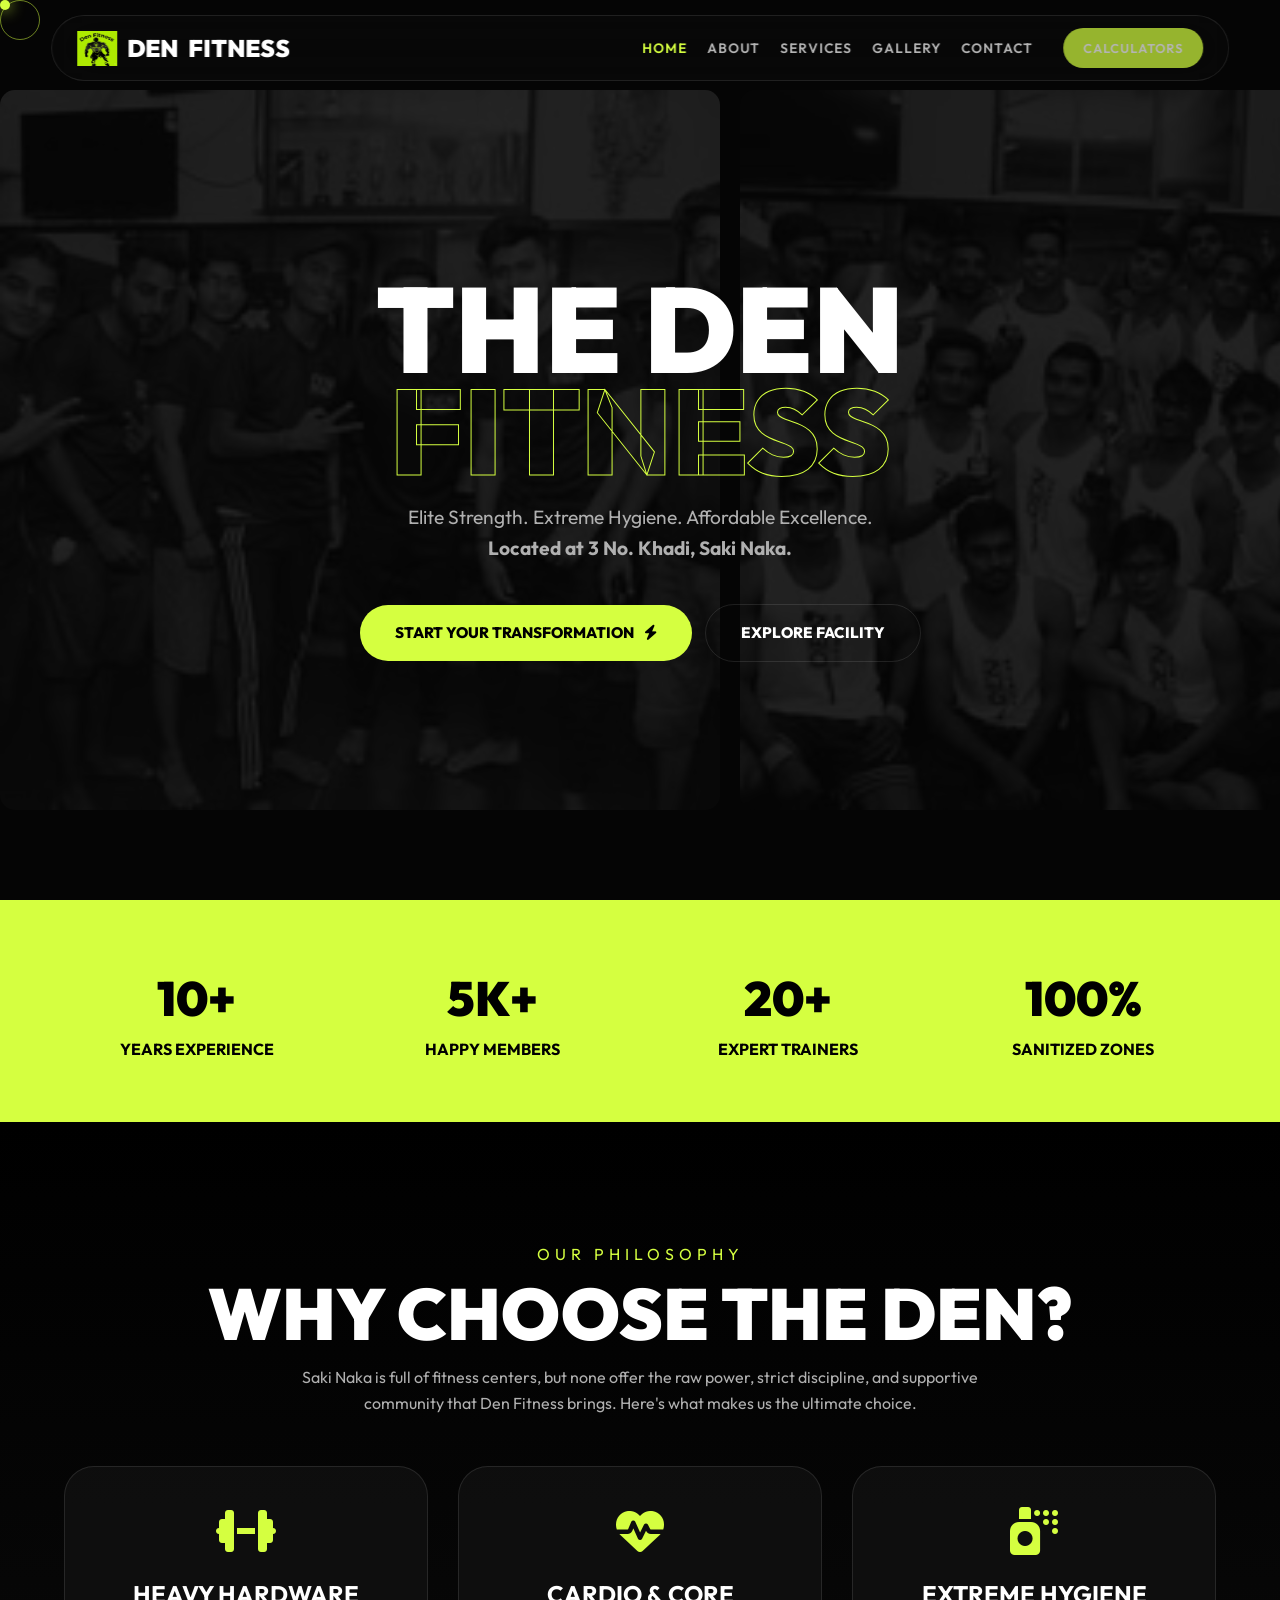
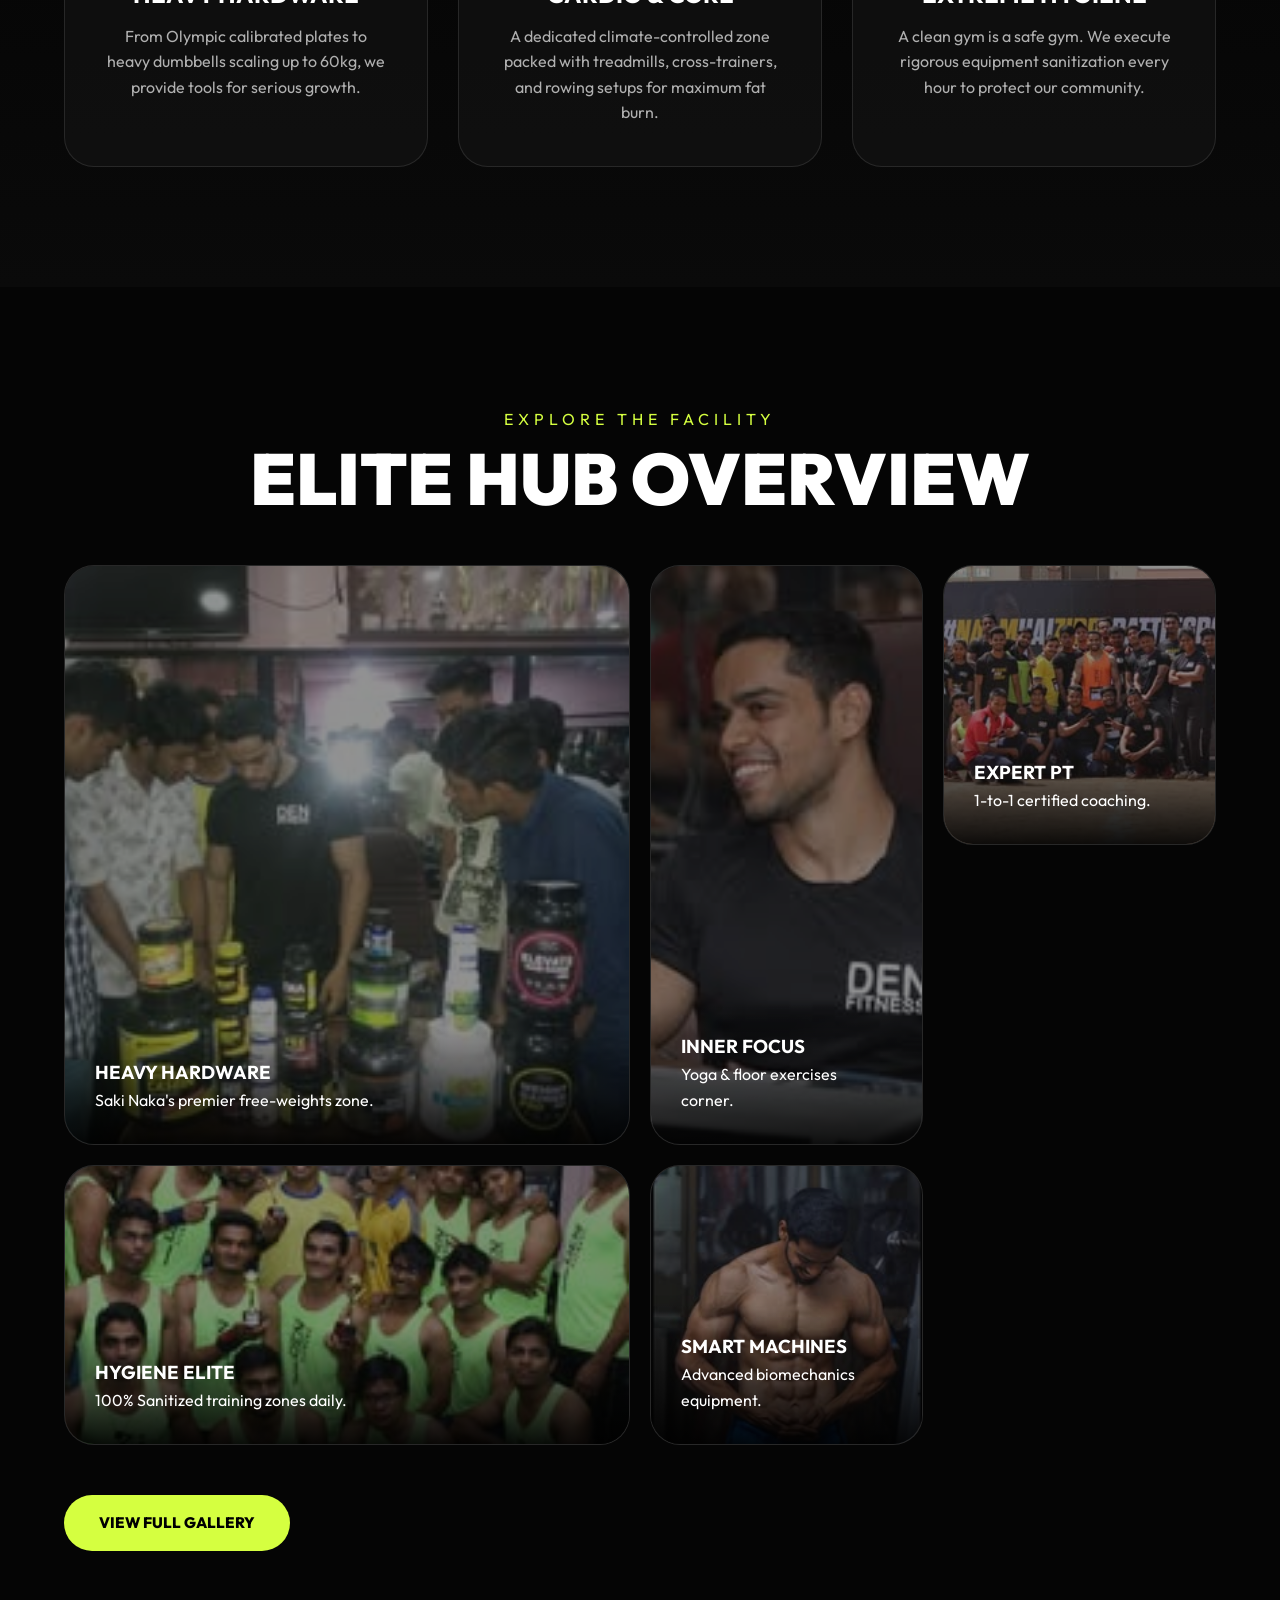
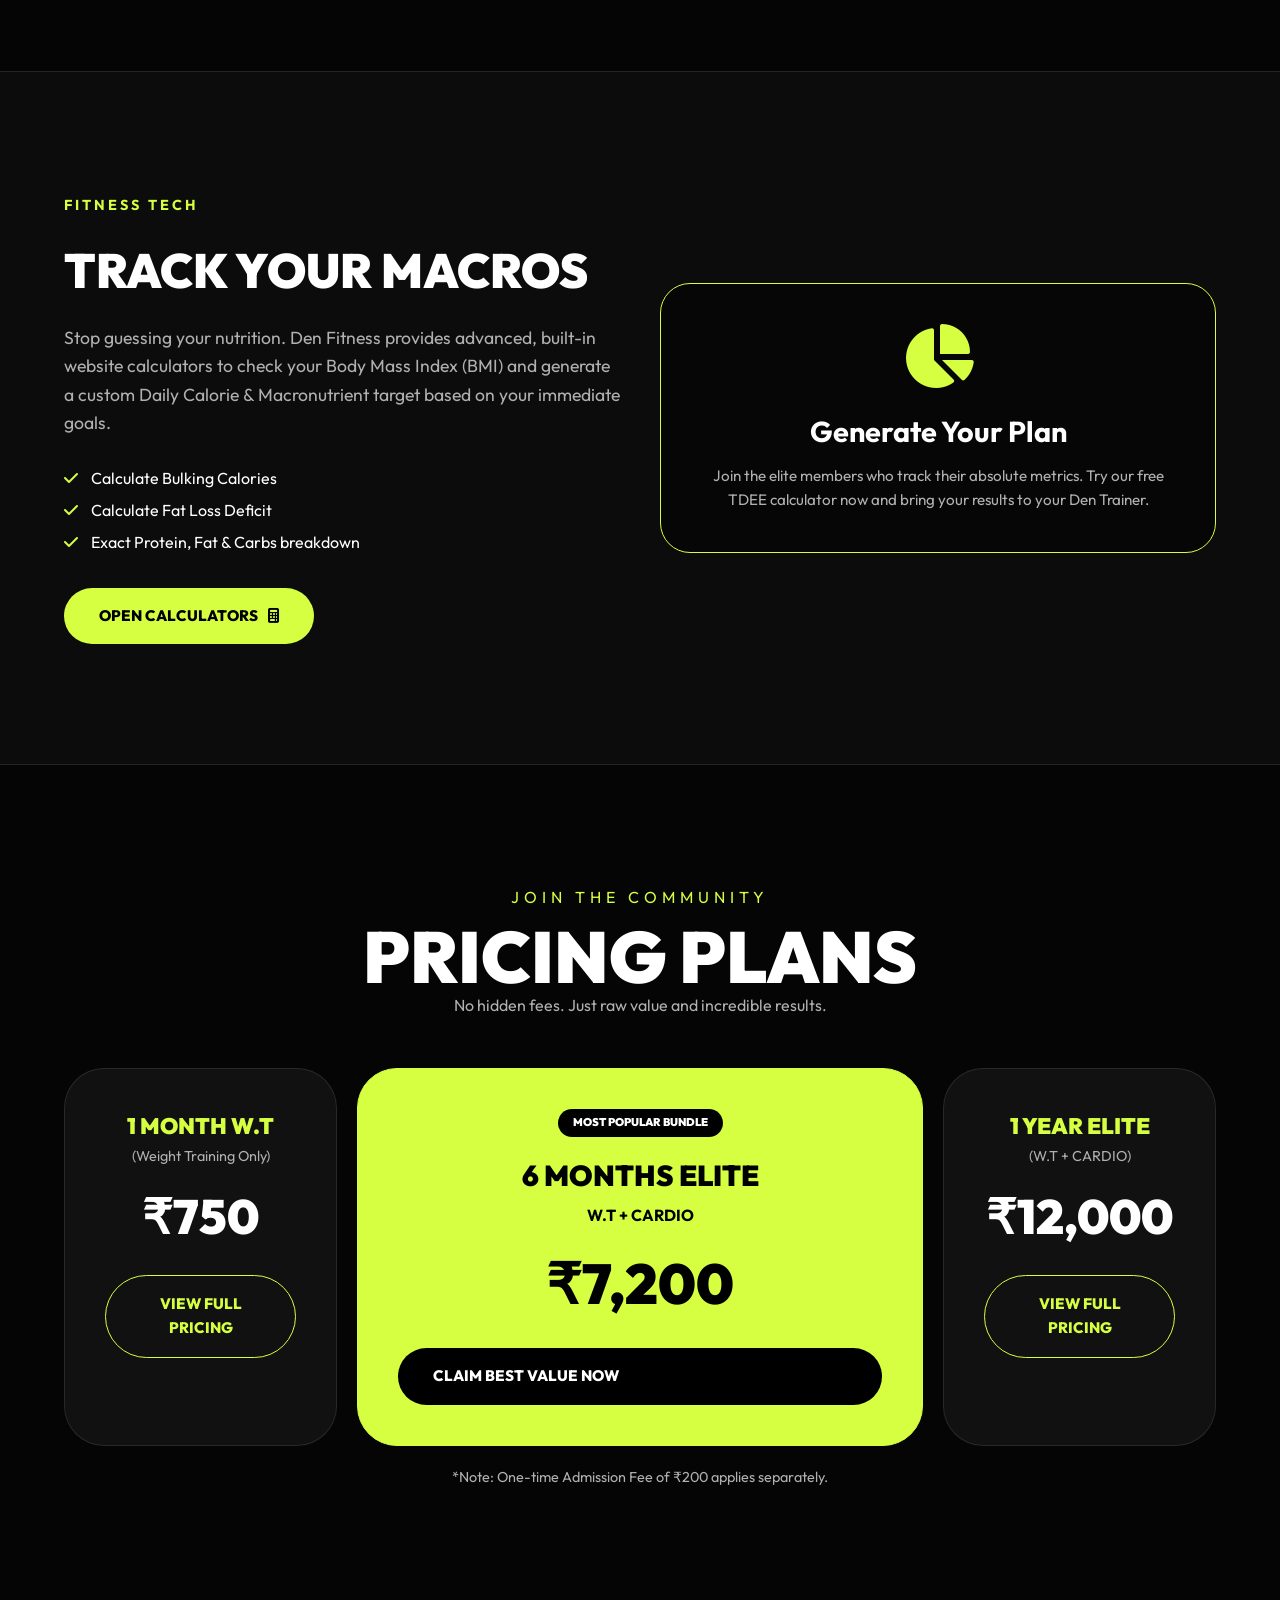
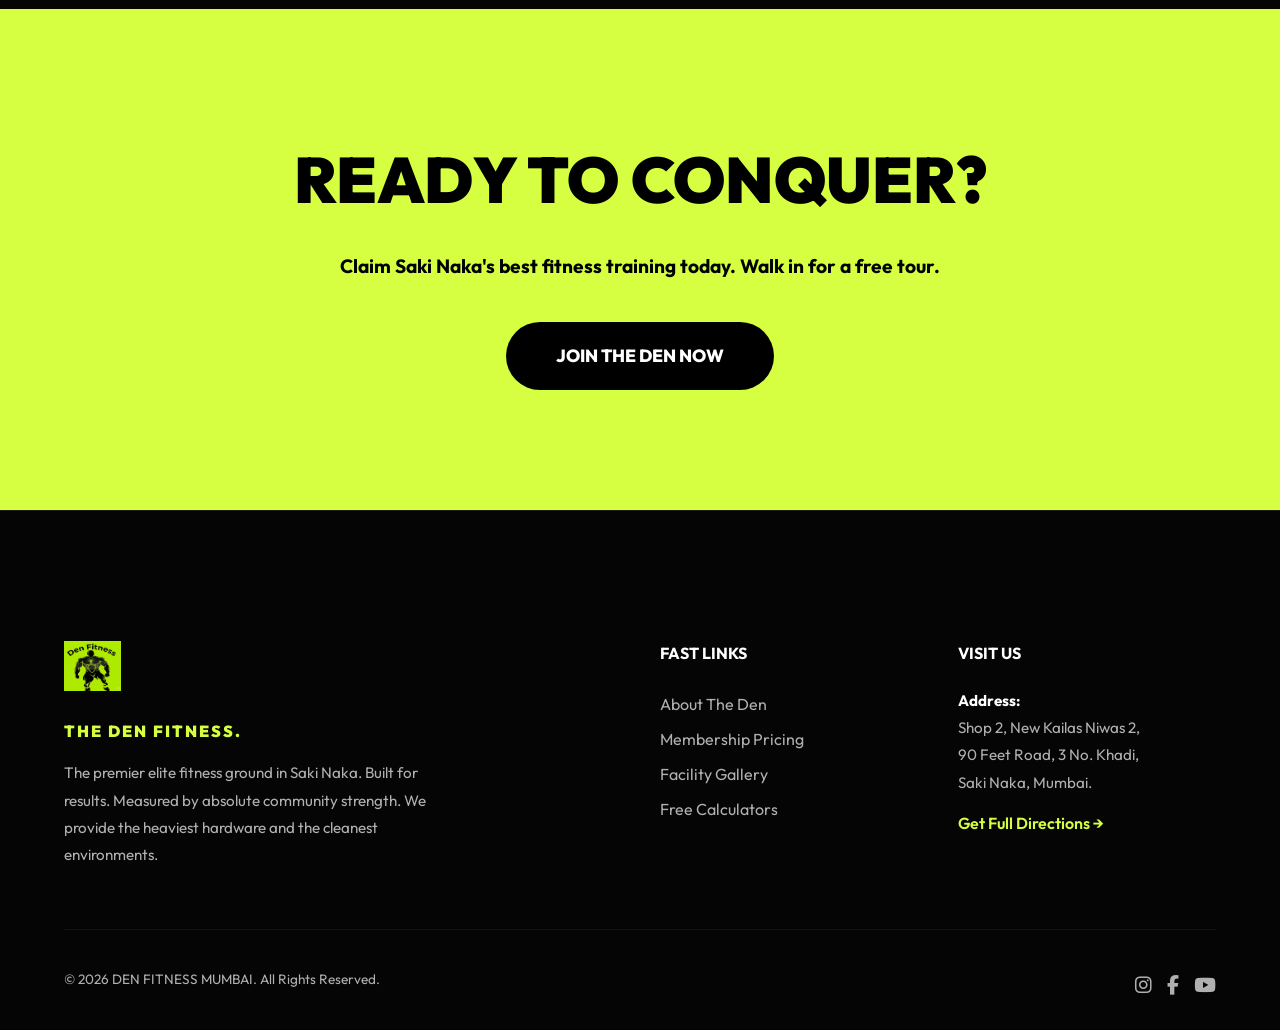
<file: index.html>
<!DOCTYPE html>
<html lang="en">
<head>
  <meta charset="UTF-8">
  <meta name="viewport" content="width=device-width, initial-scale=1.0">
  <meta name="description" content="Den Fitness Mumbai - Saki Naka's premier elite gym. Experience high-end training, expert trainers, and advanced workout tools.">
  <title>DEN FITNESS | SAKI NAKA ELITE GYM</title>
  <link rel="preconnect" href="https://fonts.googleapis.com">
  <link href="https://fonts.googleapis.com/css2?family=Outfit:wght@300;400;500;700;900&display=swap" rel="stylesheet">
  <link rel="stylesheet" href="https://cdnjs.cloudflare.com/ajax/libs/font-awesome/6.4.0/css/all.min.css">
  <link rel="stylesheet" href="css/styles.css">
</head>
<body>

  <!-- Custom Cursor -->
  <div id="custom-cursor"></div>
  <div id="cursor-follower"></div>

  <!-- Navbar -->
  <nav class="navbar">
    <div class="nav-container">
      <a href="index.html" class="logo">
        <img src="enhanced_logo.png" alt="Enhanced Den Fitness Logo">
        DEN <span>FITNESS</span>
      </a>
      
      <!-- Hamburger Toggle -->
      <div class="mobile-toggle" id="mobile-toggle">
        <i class="fas fa-bars"></i>
      </div>

      <ul class="nav-links" id="nav-links">
        <li><a href="index.html" class="active">Home</a></li>
        <li><a href="about.html">About</a></li>
        <li><a href="services.html">Services</a></li>
        <li><a href="gallery.html">Gallery</a></li>
        <li><a href="contact.html">Contact</a></li>
        <li><a href="tools.html" class="btn" style="padding: 10px 20px; font-size: 0.8rem; margin-left: 10px;">Calculators</a></li>
      </ul>
    </div>
  </nav>

  <!-- Massive Hero -->
  <header class="hero">
    <div class="marquee-bg">
      <img src="img0.jpg" alt="Gym Background">
      <img src="img12.jpg" alt="Gym Hardware">
      <img src="img13.jpg" alt="Gym Entrance">
      <img src="img11.jpg" alt="Weight Zone">
      <img src="img3.jpg" alt="Cardio Setup">
      <img src="img0.jpg" alt="Gym Loop">
      <img src="img12.jpg" alt="Gym Loop 2">
    </div>
    
    <div class="container hero-content">
      <h1 class="reveal active">THE DEN <br><span>FITNESS</span></h1>
      <p class="reveal active" style="max-width: 600px; margin: 0 auto 40px; color: var(--text-muted); font-size: 1.2rem;">
        Elite Strength. Extreme Hygiene. Affordable Excellence. <br>
        <strong>Located at 3 No. Khadi, Saki Naka.</strong>
      </p>
      <div class="reveal active" style="transition-delay: 0.2s;">
        <a href="contact.html" class="btn">Start Your Transformation <i class="fas fa-bolt"></i></a>
        <a href="#explore" class="btn" style="background: transparent; border: 1px solid var(--glass-border); color: #fff; margin-left: 10px;">Explore Facility</a>
      </div>
    </div>
  </header>

  <!-- Introduction Strip -->
  <section id="explore" class="section" style="padding: 60px 0; background: var(--primary-color);">
    <div class="container">
      <div class="reveal" style="display: grid; grid-template-columns: repeat(auto-fit, minmax(250px, 1fr)); gap: 30px; text-align: center; color: #000;">
        <div>
          <h3 style="font-size: 3rem; font-weight: 900;">10+</h3>
          <p style="font-weight: 700;">YEARS EXPERIENCE</p>
        </div>
        <div>
          <h3 style="font-size: 3rem; font-weight: 900;">5K+</h3>
          <p style="font-weight: 700;">HAPPY MEMBERS</p>
        </div>
        <div>
          <h3 style="font-size: 3rem; font-weight: 900;">20+</h3>
          <p style="font-weight: 700;">EXPERT TRAINERS</p>
        </div>
        <div>
          <h3 style="font-size: 3rem; font-weight: 900;">100%</h3>
          <p style="font-weight: 700;">SANITIZED ZONES</p>
        </div>
      </div>
    </div>
  </section>

  <!-- Values & "Why Choose Us" -->
  <section class="section" style="background: linear-gradient(to bottom, #000, #0a0a0a);">
    <div class="container">
      <div class="section-intro reveal">
        <span>OUR PHILOSOPHY</span>
        <h2>WHY CHOOSE THE DEN?</h2>
        <p style="color: var(--text-muted); max-width: 700px; margin: 15px auto;">Saki Naka is full of fitness centers, but none offer the raw power, strict discipline, and supportive community that Den Fitness brings. Here's what makes us the ultimate choice.</p>
      </div>
      
      <div class="bento-grid" style="grid-template-columns: repeat(auto-fit, minmax(300px, 1fr)); grid-auto-rows: min-content; gap: 30px;">
        <div class="reveal" style="background: rgba(20,20,20,0.6); padding: 40px; border-radius: 30px; border: 1px solid var(--glass-border); text-align: center;">
          <i class="fas fa-dumbbell" style="font-size: 3rem; color: var(--primary-color); margin-bottom: 20px;"></i>
          <h3 style="font-size: 1.5rem; margin-bottom: 10px; text-transform: uppercase;">Heavy Hardware</h3>
          <p style="color: var(--text-muted);">From Olympic calibrated plates to heavy dumbbells scaling up to 60kg, we provide tools for serious growth.</p>
        </div>
        <div class="reveal" style="transition-delay: 0.1s; background: rgba(20,20,20,0.6); padding: 40px; border-radius: 30px; border: 1px solid var(--glass-border); text-align: center;">
          <i class="fas fa-heartbeat" style="font-size: 3rem; color: var(--primary-color); margin-bottom: 20px;"></i>
          <h3 style="font-size: 1.5rem; margin-bottom: 10px; text-transform: uppercase;">Cardio & Core</h3>
          <p style="color: var(--text-muted);">A dedicated climate-controlled zone packed with treadmills, cross-trainers, and rowing setups for maximum fat burn.</p>
        </div>
        <div class="reveal" style="transition-delay: 0.2s; background: rgba(20,20,20,0.6); padding: 40px; border-radius: 30px; border: 1px solid var(--glass-border); text-align: center;">
          <i class="fas fa-spray-can" style="font-size: 3rem; color: var(--primary-color); margin-bottom: 20px;"></i>
          <h3 style="font-size: 1.5rem; margin-bottom: 10px; text-transform: uppercase;">Extreme Hygiene</h3>
          <p style="color: var(--text-muted);">A clean gym is a safe gym. We execute rigorous equipment sanitization every hour to protect our community.</p>
        </div>
      </div>
    </div>
  </section>

  <!-- Bento Grid Facility Showcase -->
  <section class="section">
    <div class="container">
      <div class="section-intro reveal">
        <span>EXPLORE THE FACILITY</span>
        <h2>ELITE HUB OVERVIEW</h2>
      </div>

      <div class="bento-grid">
        <div class="bento-item large reveal">
          <img src="img8.jpg" alt="Main Gym Floor">
          <div class="bento-content">
            <h3>HEAVY HARDWARE</h3>
            <p>Saki Naka's premier free-weights zone.</p>
          </div>
        </div>
        <div class="bento-item tall reveal" style="transition-delay: 0.1s;">
          <img src="img11.jpg" alt="Mindfulness area">
          <div class="bento-content">
            <h3>INNER FOCUS</h3>
            <p>Yoga & floor exercises corner.</p>
          </div>
        </div>
        <div class="bento-item reveal" style="transition-delay: 0.15s;">
          <img src="img7.jpg" alt="Trainer Coaching">
          <div class="bento-content">
            <h3>EXPERT PT</h3>
            <p>1-to-1 certified coaching.</p>
          </div>
        </div>
        <div class="bento-item wide reveal" style="transition-delay: 0.2s;">
          <img src="img12.jpg" alt="Sanitized zones">
          <div class="bento-content">
            <h3>HYGIENE ELITE</h3>
            <p>100% Sanitized training zones daily.</p>
          </div>
        </div>
        <div class="bento-item reveal" style="transition-delay: 0.25s;">
          <img src="img6.jpg" alt="Gym machines">
          <div class="bento-content">
            <h3>SMART MACHINES</h3>
            <p>Advanced biomechanics equipment.</p>
          </div>
        </div>
      </div>
      
      <div class="text-center reveal" style="margin-top: 50px;">
        <a href="gallery.html" class="btn">View Full Gallery</a>
      </div>
    </div>
  </section>

  <!-- Interactive Calculators Teaser -->
  <section class="section" style="background: rgba(20,20,20,0.5); border-top: 1px solid var(--glass-border); border-bottom: 1px solid var(--glass-border);">
    <div class="container reveal">
      <div style="display: grid; grid-template-columns: repeat(auto-fit, minmax(300px, 1fr)); gap: 40px; align-items: center;">
        <div>
          <span style="color: var(--primary-color); letter-spacing: 3px; font-weight: 700; font-size: 0.9rem;">FITNESS TECH</span>
          <h2 style="font-size: 3rem; font-weight: 900; margin: 15px 0; text-transform: uppercase;">TRACK YOUR MACROS</h2>
          <p style="color: var(--text-muted); font-size: 1.1rem; margin-bottom: 25px;">
            Stop guessing your nutrition. Den Fitness provides advanced, built-in website calculators to check your Body Mass Index (BMI) and generate a custom Daily Calorie & Macronutrient target based on your immediate goals.
          </p>
          <ul style="list-style: none; color: #fff; margin-bottom: 30px; line-height: 2;">
            <li><i class="fas fa-check" style="color: var(--primary-color); margin-right: 10px;"></i> Calculate Bulking Calories</li>
            <li><i class="fas fa-check" style="color: var(--primary-color); margin-right: 10px;"></i> Calculate Fat Loss Deficit</li>
            <li><i class="fas fa-check" style="color: var(--primary-color); margin-right: 10px;"></i> Exact Protein, Fat & Carbs breakdown</li>
          </ul>
          <a href="tools.html" class="btn">Open Calculators <i class="fas fa-calculator"></i></a>
        </div>
        
        <div class="bento-item reveal" style="padding: 40px; background: rgba(5,5,5,0.8); border: 1px solid var(--primary-color); border-radius: 30px; text-align: center;">
          <i class="fas fa-chart-pie" style="font-size: 4rem; color: var(--primary-color); margin-bottom: 20px;"></i>
          <h3 style="font-size: 1.8rem; margin-bottom: 10px;">Generate Your Plan</h3>
          <p style="color: var(--text-muted); font-size: 0.95rem;">Join the elite members who track their absolute metrics. Try our free TDEE calculator now and bring your results to your Den Trainer.</p>
        </div>
      </div>
    </div>
  </section>

  <!-- Membership Pricing Preview -->
  <section class="section">
    <div class="container">
      <div class="section-intro reveal">
        <span>JOIN THE COMMUNITY</span>
        <h2>PRICING PLANS</h2>
        <p style="color: var(--text-muted);">No hidden fees. Just raw value and incredible results.</p>
      </div>

      <div class="bento-grid" style="grid-auto-rows: min-content; margin-top: 50px;">
        <!-- Basic Core -->
        <div class="reveal" style="padding: 40px; background: rgba(20,20,20,0.8); border-radius: 40px; text-align: center; border: 1px solid var(--glass-border);">
          <h3 style="color: var(--primary-color); font-size: 1.4rem; margin-bottom: 10px; font-weight: 900;">1 MONTH W.T <span style="font-size:0.9rem; font-weight: 400; color:var(--text-muted); display:block;">(Weight Training Only)</span></h3>
          <p style="font-size: 3rem; font-weight: 900; margin-bottom: 20px;">₹750</p>
          <a href="services.html" class="btn" style="background: transparent; border: 1px solid var(--primary-color); color: var(--primary-color);">View Full Pricing</a>
        </div>
        
        <!-- 6 Month W.T + Cardio -->
        <div class="wide reveal" style="padding: 40px; background: var(--primary-color); color: #000; border-radius: 40px; text-align: center; border: 1px solid var(--primary-color); transition-delay: 0.1s; display: flex; flex-direction: column; justify-content: center;">
          <span style="background: #000; color: #fff; padding: 5px 15px; border-radius: 20px; font-size: 0.7rem; font-weight: 900; margin: 0 auto 15px; display: inline-block;">MOST POPULAR BUNDLE</span>
          <h3 style="font-size: 1.8rem; font-weight: 900; margin-bottom: 5px;">6 MONTHS ELITE</h3>
          <p style="font-size: 1rem; font-weight: 700; margin-bottom: 10px;">W.T + CARDIO</p>
          <p style="font-size: 3.5rem; font-weight: 900; margin-bottom: 20px;">₹7,200</p>
          <a href="contact.html" class="btn" style="background: #000; color: #fff;">Claim Best Value Now</a>
        </div>

        <!-- Yearly W.T + Cardio -->
        <div class="reveal" style="padding: 40px; background: rgba(20,20,20,0.8); border-radius: 40px; text-align: center; border: 1px solid var(--glass-border); transition-delay: 0.2s;">
          <h3 style="color: var(--primary-color); font-size: 1.4rem; margin-bottom: 10px; font-weight: 900;">1 YEAR ELITE <span style="font-size:0.9rem; font-weight: 400; color:var(--text-muted); display:block;">(W.T + CARDIO)</span></h3>
          <p style="font-size: 3rem; font-weight: 900; margin-bottom: 20px;">₹12,000</p>
          <a href="services.html" class="btn" style="background: transparent; border: 1px solid var(--primary-color); color: var(--primary-color);">View Full Pricing</a>
        </div>
      </div>
      <p style="color: var(--text-muted); text-align: center; margin-top: 20px; font-size: 0.9rem;">*Note: One-time Admission Fee of ₹200 applies separately.</p>
      </div>
    </div>
  </section>

  <!-- Final CTA -->
  <section class="section" style="background: var(--primary-color); color: #000; text-align: center;">
    <div class="container reveal">
      <h2 style="font-size: clamp(2.5rem, 6vw, 4rem); font-weight: 900; margin-bottom: 20px; text-transform: uppercase;">Ready to Conquer?</h2>
      <p style="font-size: 1.2rem; font-weight: 700; margin-bottom: 40px;">Claim Saki Naka's best fitness training today. Walk in for a free tour.</p>
      <a href="contact.html" class="btn" style="background: #000; color: #fff; padding: 20px 50px; font-size: 1.1rem;">Join The Den Now</a>
    </div>
  </section>

  <!-- Expanded Footer -->
  <footer style="background: #050505; padding: 80px 0 30px; border-top: 1px solid var(--glass-border);">
    <div class="container">
      <div class="bento-grid" style="grid-auto-rows: min-content; gap: 40px;">
        <div class="wide reveal">
          <img src="enhanced_logo.png" alt="Den Fitness Logo" style="height: 50px; width: auto; margin-bottom: 20px;">
          <h4 style="color: var(--primary-color); margin-bottom: 15px; font-weight: 900; letter-spacing: 2px;">THE DEN FITNESS.</h4>
          <p style="color: var(--text-muted); font-size: 0.95rem; line-height: 1.8; max-width: 400px;">
            The premier elite fitness ground in Saki Naka. Built for results. Measured by absolute community strength. We provide the heaviest hardware and the cleanest environments.
          </p>
        </div>
        
        <div class="reveal" style="transition-delay: 0.1s;">
          <h4 style="color: #fff; margin-bottom: 20px; font-weight: 700;">FAST LINKS</h4>
          <ul style="list-style: none; line-height: 2.2;">
            <li><a href="about.html" style="color: var(--text-muted); text-decoration: none; transition: 0.3s;">About The Den</a></li>
            <li><a href="services.html" style="color: var(--text-muted); text-decoration: none; transition: 0.3s;">Membership Pricing</a></li>
            <li><a href="gallery.html" style="color: var(--text-muted); text-decoration: none; transition: 0.3s;">Facility Gallery</a></li>
            <li><a href="tools.html" style="color: var(--text-muted); text-decoration: none; transition: 0.3s;">Free Calculators</a></li>
          </ul>
        </div>
        
        <div class="reveal" style="transition-delay: 0.2s;">
          <h4 style="color: #fff; margin-bottom: 20px; font-weight: 700;">VISIT US</h4>
          <p style="color: var(--text-muted); font-size: 0.95rem; line-height: 1.8;">
            <strong style="color: #fff;">Address:</strong><br>
            Shop 2, New Kailas Niwas 2,<br>90 Feet Road, 3 No. Khadi,<br>Saki Naka, Mumbai.
          </p>
          <div style="margin-top: 15px;">
            <a href="contact.html" style="color: var(--primary-color); font-weight: 600; text-decoration: none;">Get Full Directions &rarr;</a>
          </div>
        </div>
      </div>
      
      <div style="border-top: 1px solid rgba(255,255,255,0.05); margin-top: 60px; padding-top: 30px; display: flex; flex-wrap: wrap; justify-content: space-between; align-items: center;">
        <p style="color: var(--text-muted); font-size: 0.85rem;">&copy; 2026 DEN FITNESS MUMBAI. All Rights Reserved.</p>
        <div style="display: flex; gap: 15px; margin-top: 10px;">
          <a href="#" style="color: var(--text-muted); text-decoration: none; font-size: 1.2rem;"><i class="fab fa-instagram"></i></a>
          <a href="#" style="color: var(--text-muted); text-decoration: none; font-size: 1.2rem;"><i class="fab fa-facebook-f"></i></a>
          <a href="#" style="color: var(--text-muted); text-decoration: none; font-size: 1.2rem;"><i class="fab fa-youtube"></i></a>
        </div>
      </div>
    </div>
  </footer>

  <script src="js/script.js"></script>
</body>
</html>
</file>
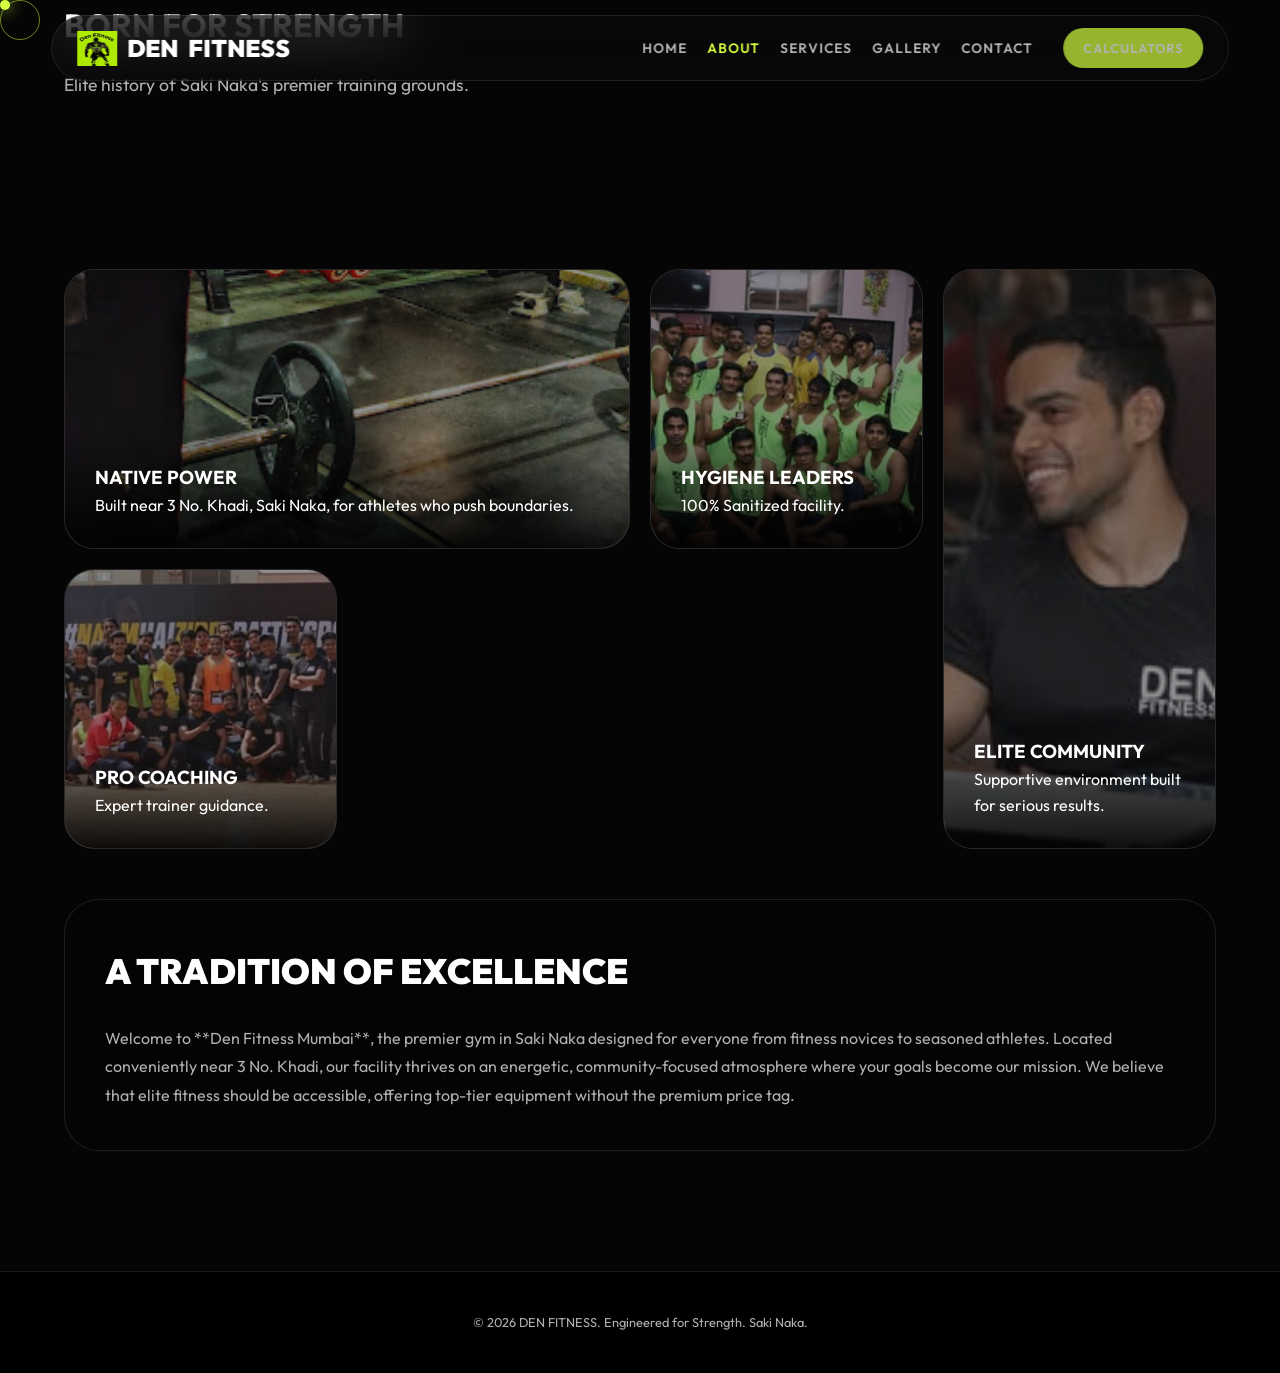
<file: about.html>
<!DOCTYPE html>
<html lang="en">
<head>
  <meta charset="UTF-8">
  <meta name="viewport" content="width=device-width, initial-scale=1.0">
  <meta name="description" content="Story of Den Fitness - Saki Naka's premier elite gym. Extreme hygiene and elite hardware.">
  <title>OUR STORY | DEN FITNESS</title>
  <link rel="preconnect" href="https://fonts.googleapis.com">
  <link href="https://fonts.googleapis.com/css2?family=Outfit:wght@300;400;500;700;900&display=swap" rel="stylesheet">
  <link rel="stylesheet" href="https://cdnjs.cloudflare.com/ajax/libs/font-awesome/6.4.0/css/all.min.css">
  <link rel="stylesheet" href="css/styles.css">
</head>
<body>

  <!-- Custom Cursor -->
  <div id="custom-cursor"></div>
  <div id="cursor-follower"></div>

  <!-- Navbar -->
  <nav class="navbar">
    <div class="nav-container">
      <a href="index.html" class="logo">
        <img src="enhanced_logo.png" alt="Enhanced Den Fitness Logo">
        DEN <span>FITNESS</span>
      </a>

      <!-- Mobile Toggle -->
      <div class="mobile-toggle" id="mobile-toggle">
        <i class="fas fa-bars"></i>
      </div>

      <ul class="nav-links" id="nav-links">
        <li><a href="index.html">Home</a></li>
        <li><a href="about.html" class="active">About</a></li>
        <li><a href="services.html">Services</a></li>
        <li><a href="gallery.html">Gallery</a></li>
        <li><a href="contact.html">Contact</a></li>
        <li><a href="tools.html" class="btn" style="padding: 10px 20px; font-size: 0.8rem; margin-left: 10px;">Calculators</a></li>
      </ul>
    </div>
  </nav>

  <header class="page-hero reveal active">
    <div class="container text-center">
      <h1 class="text-glow">BORN FOR STRENGTH</h1>
      <p style="color: var(--text-muted); font-size: 1.1rem; margin-top: 20px;">Elite history of Saki Naka's premier training grounds.</p>
    </div>
  </header>

  <section class="section">
    <div class="container">
      <div class="bento-grid">
        <div class="bento-item wide reveal">
          <img src="img2.jpg" alt="Gym Story">
          <div class="bento-content">
            <h3>NATIVE POWER</h3>
            <p>Built near 3 No. Khadi, Saki Naka, for athletes who push boundaries.</p>
          </div>
        </div>
        <div class="bento-item reveal" style="transition-delay: 0.1s;">
          <img src="img12.jpg" alt="Elite Hygiene">
          <div class="bento-content">
            <h3>HYGIENE LEADERS</h3>
            <p>100% Sanitized facility.</p>
          </div>
        </div>
        <div class="bento-item tall reveal" style="transition-delay: 0.2s;">
          <img src="img11.jpg" alt="Fitness community">
          <div class="bento-content">
            <h3>ELITE COMMUNITY</h3>
            <p>Supportive environment built for serious results.</p>
          </div>
        </div>
        <div class="bento-item reveal" style="transition-delay: 0.15s;">
          <img src="img7.jpg" alt="Certified Coaches">
          <div class="bento-content">
            <h3>PRO COACHING</h3>
            <p>Expert trainer guidance.</p>
          </div>
        </div>
      </div>
      
      <div class="reveal" style="margin-top: 50px; background: rgba(5,5,5,0.5); padding: 40px; border-radius: 35px; border: 1px solid var(--glass-border); line-height: 1.8;">
        <h2 style="font-size: 2.2rem; font-weight: 900; margin-bottom: 20px; text-transform: uppercase;">A TRADITION OF EXCELLENCE</h2>
        <p style="color: var(--text-muted);">
          Welcome to **Den Fitness Mumbai**, the premier gym in Saki Naka designed for everyone from fitness novices to seasoned athletes. Located conveniently near 3 No. Khadi, our facility thrives on an energetic, community-focused atmosphere where your goals become our mission. We believe that elite fitness should be accessible, offering top-tier equipment without the premium price tag.
        </p>
      </div>
    </div>
  </section>

  <footer style="background: #000; padding: 40px 0; border-top: 1px solid var(--glass-border); text-align: center;">
    <div class="container">
      <p style="color: var(--text-muted); font-size: 0.8rem;">&copy; 2026 DEN FITNESS. Engineered for Strength. Saki Naka.</p>
    </div>
  </footer>

  <script src="js/script.js"></script>
</body>
</html>
</file>
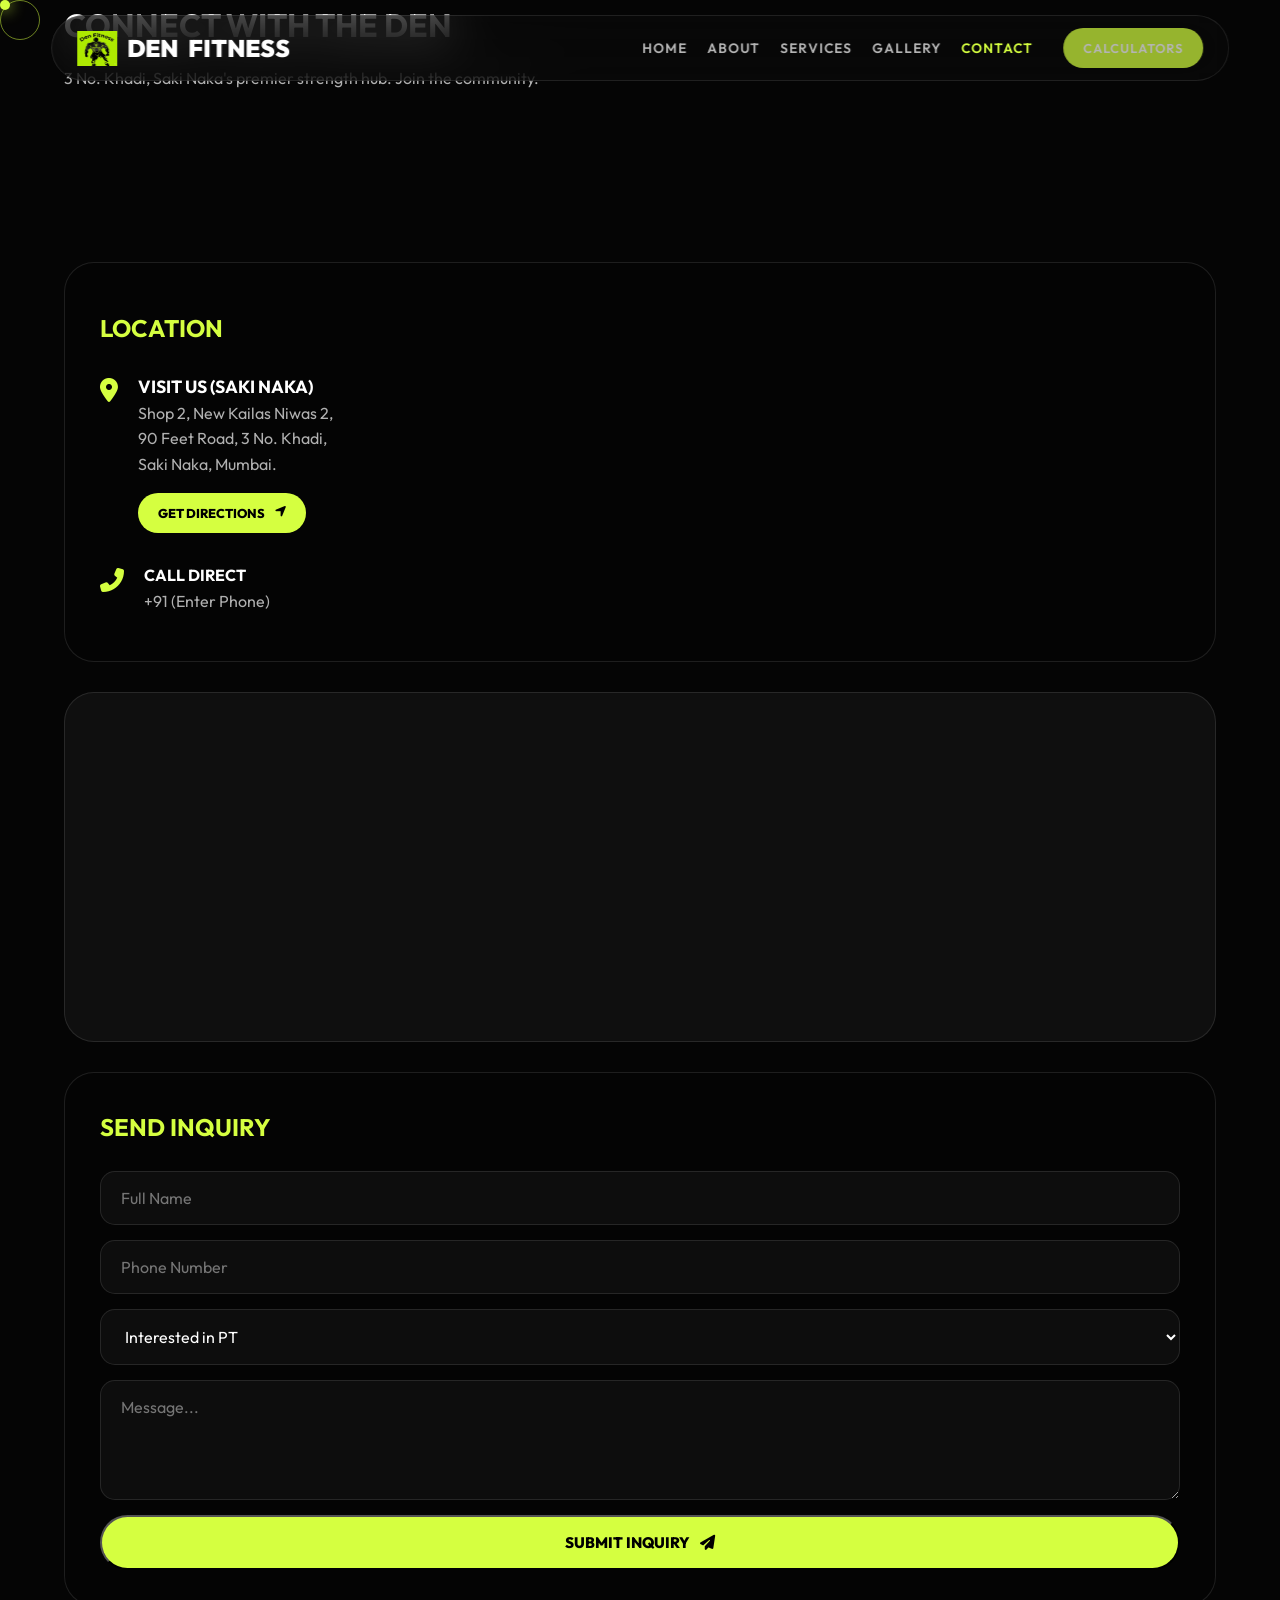
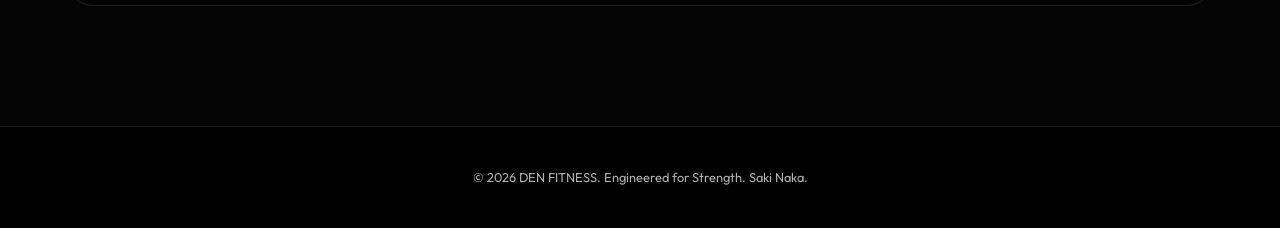
<file: contact.html>
<!DOCTYPE html>
<html lang="en">
<head>
  <meta charset="UTF-8">
  <meta name="viewport" content="width=device-width, initial-scale=1.0">
  <meta name="description" content="Reach out to Den Fitness - Saki Naka's ultimate elite gym center. Get directions and book trial.">
  <title>CONTACT US | DEN FITNESS</title>
  <link rel="preconnect" href="https://fonts.googleapis.com">
  <link href="https://fonts.googleapis.com/css2?family=Outfit:wght@300;400;500;700;900&display=swap" rel="stylesheet">
  <link rel="stylesheet" href="https://cdnjs.cloudflare.com/ajax/libs/font-awesome/6.4.0/css/all.min.css">
  <link rel="stylesheet" href="css/styles.css">
</head>
<body>

  <!-- Custom Cursor -->
  <div id="custom-cursor"></div>
  <div id="cursor-follower"></div>

  <!-- Navbar -->
  <nav class="navbar">
    <div class="nav-container">
      <a href="index.html" class="logo">
        <img src="enhanced_logo.png" alt="Enhanced Den Fitness Logo">
        DEN <span>FITNESS</span>
      </a>

      <!-- Mobile Toggle -->
      <div class="mobile-toggle" id="mobile-toggle">
        <i class="fas fa-bars"></i>
      </div>

      <ul class="nav-links" id="nav-links">
        <li><a href="index.html">Home</a></li>
        <li><a href="about.html">About</a></li>
        <li><a href="services.html">Services</a></li>
        <li><a href="gallery.html">Gallery</a></li>
        <li><a href="contact.html" class="active">Contact</a></li>
        <li><a href="tools.html" class="btn" style="padding: 10px 20px; font-size: 0.8rem; margin-left: 10px;">Calculators</a></li>
      </ul>
    </div>
  </nav>

  <header class="page-hero reveal active">
    <div class="container text-center">
      <h1 class="text-glow">CONNECT WITH THE DEN</h1>
      <p style="color: var(--text-muted); font-size: 1rem; margin-top: 15px;">3 No. Khadi, Saki Naka's premier strength hub. Join the community.</p>
    </div>
  </header>

  <section class="section">
    <div class="container">
      <div class="bento-grid" style="grid-template-columns: 1fr; grid-auto-rows: min-content; gap: 30px;">
        <!-- Location Area -->
        <div class="bento-item reveal" style="padding: 35px; background: rgba(5,5,5,0.7); min-height: 400px; display: flex; flex-direction: column; justify-content: center;">
          <h2 style="color: var(--primary-color); margin-bottom: 25px;">LOCATION</h2>
          <div style="display: flex; gap: 20px; align-items: start; margin-bottom: 30px;">
            <i class="fas fa-map-marker-alt" style="font-size: 1.5rem; color: var(--primary-color); margin-top: 5px;"></i>
            <div>
              <p style="font-weight: 700; font-size: 1.1rem;">VISIT US (SAKI NAKA)</p>
              <p style="color: var(--text-muted);">Shop 2, New Kailas Niwas 2,<br>90 Feet Road, 3 No. Khadi,<br>Saki Naka, Mumbai.</p>
              <a href="https://www.google.com/maps/search/Shop+No.+2,+New+Kailas+Niwas+2,+90+Feet+Road,+3+No.+Khadi,+Saki+Naka,+Mumbai" target="_blank" class="btn" style="padding: 10px 20px; font-size: 0.8rem; margin-top: 15px;">Get Directions <i class="fas fa-location-arrow"></i></a>
            </div>
          </div>
          <div style="display: flex; gap: 20px; align-items: start;">
            <i class="fas fa-phone-alt" style="font-size: 1.5rem; color: var(--primary-color); margin-top: 5px;"></i>
            <div>
              <p style="font-weight: 700;">CALL DIRECT</p>
              <p style="color: var(--text-muted);">+91 (Enter Phone)</p>
            </div>
          </div>
        </div>

        <!-- Map area -->
        <div class="bento-item reveal" style="transition-delay: 0.1s; height: 350px;">
          <iframe 
            src="https://www.google.com/maps/embed?pb=!1m18!1m12!1m3!1d15082.35955635035!2d72.88565181738281!3d19.08865950000001!2m3!1f0!2f0!3f0!3m2!1i1024!2i768!4f13.1!3m3!1m2!1s0x3be7c87c74c9351d%3A0xe5a3bb45db78ffcf!2sSaki%20Naka%2C%20Mumbai%2C%20Maharashtra!5e0!3m2!1sen!2sin!4v1714494191054!5m2!1sen!2sin" 
            style="width: 100%; height: 100%; border: none; opacity: 0.8; filter: grayscale(1) invert(1);" allowfullscreen="" loading="lazy">
          </iframe>
        </div>

        <!-- Messaging area -->
        <div class="bento-item reveal" style="padding: 35px; background: rgba(5,5,5,0.7); min-height: 450px;">
          <h2 style="color: var(--primary-color); margin-bottom: 25px;">SEND INQUIRY</h2>
          <form style="display: grid; gap: 15px;">
            <input type="text" placeholder="Full Name">
            <input type="tel" placeholder="Phone Number">
            <select>
              <option value="pt">Interested in PT</option>
              <option value="trial">Request Free Trial</option>
              <option value="general">Membership General</option>
            </select>
            <textarea placeholder="Message..." style="height: 120px;"></textarea>
            <button class="btn" style="width: 100%; justify-content: center;">Submit Inquiry <i class="fas fa-paper-plane"></i></button>
          </form>
        </div>
      </div>
    </div>
  </section>

  <footer style="background: #000; padding: 40px 0; border-top: 1px solid var(--glass-border); text-align: center;">
    <div class="container">
      <p style="color: var(--text-muted); font-size: 0.8rem;">&copy; 2026 DEN FITNESS. Engineered for Strength. Saki Naka.</p>
    </div>
  </footer>

  <script src="js/script.js"></script>
</body>
</html>
</file>
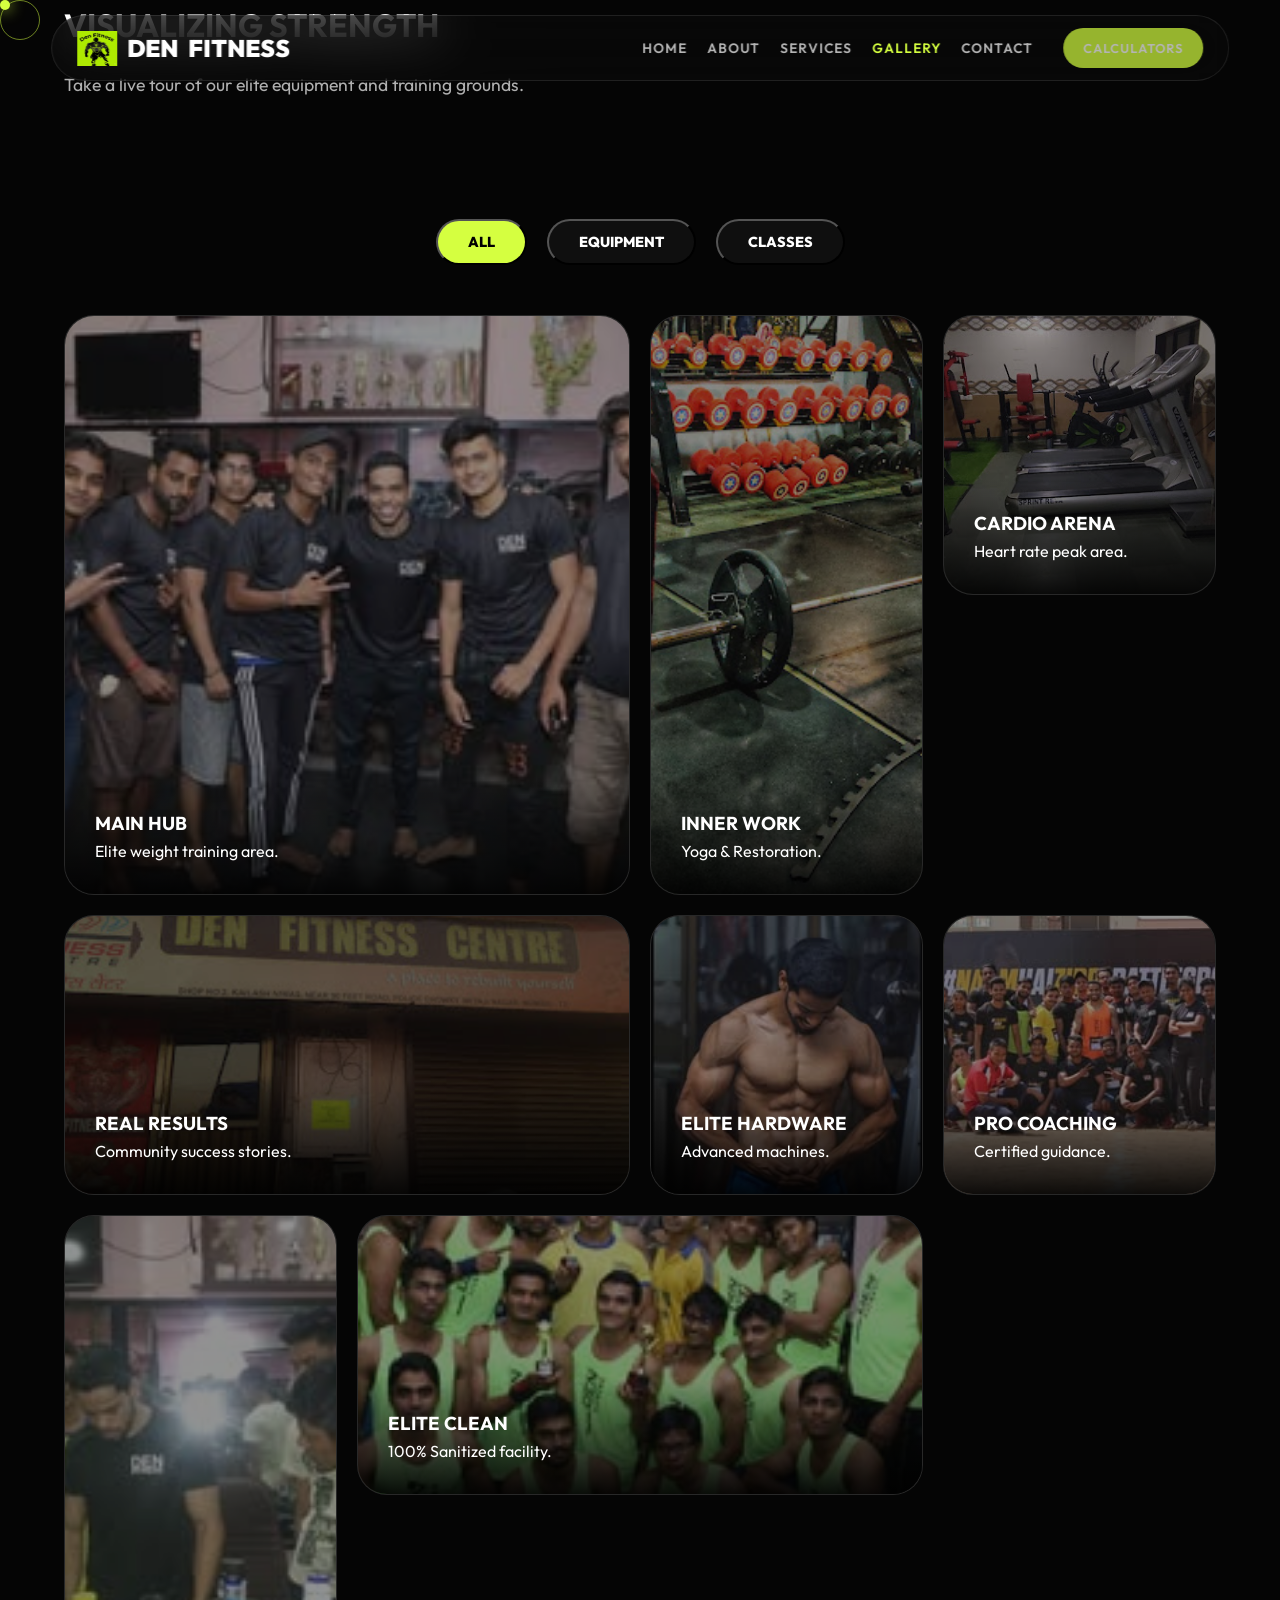
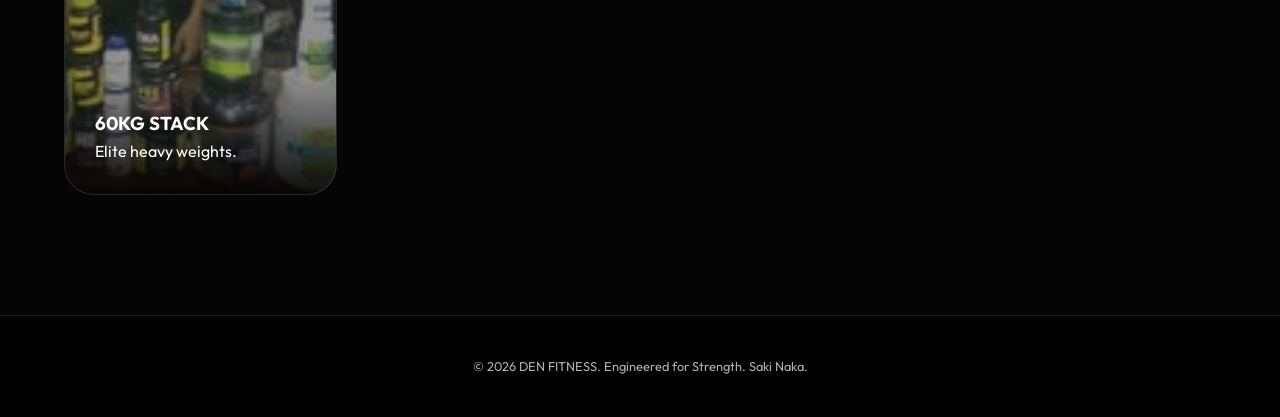
<file: gallery.html>
<!DOCTYPE html>
<html lang="en">
<head>
    <meta charset="UTF-8">
    <meta name="viewport" content="width=device-width, initial-scale=1.0">
    <meta name="description" content="Visual tour of Den Fitness Saki Naka - Extreme equipment, dynamic classes, and incredible health transformations.">
    <title>FACILITY GALLERY | DEN FITNESS</title>
    <link rel="preconnect" href="https://fonts.googleapis.com">
    <link href="https://fonts.googleapis.com/css2?family=Outfit:wght@300;400;500;700;900&display=swap" rel="stylesheet">
    <link rel="stylesheet" href="https://cdnjs.cloudflare.com/ajax/libs/font-awesome/6.4.0/css/all.min.css">
    <link rel="stylesheet" href="css/styles.css">
</head>
<body>

  <!-- Custom Cursor -->
  <div id="custom-cursor"></div>
  <div id="cursor-follower"></div>

  <!-- Navbar -->
  <nav class="navbar">
    <div class="nav-container">
      <a href="index.html" class="logo">
        <img src="enhanced_logo.png" alt="Enhanced Den Fitness Logo">
        DEN <span>FITNESS</span>
      </a>

      <!-- Mobile Toggle -->
      <div class="mobile-toggle" id="mobile-toggle">
        <i class="fas fa-bars"></i>
      </div>

      <ul class="nav-links" id="nav-links">
        <li><a href="index.html">Home</a></li>
        <li><a href="about.html">About</a></li>
        <li><a href="services.html">Services</a></li>
        <li><a href="gallery.html" class="active">Gallery</a></li>
        <li><a href="contact.html">Contact</a></li>
        <li><a href="tools.html" class="btn" style="padding: 10px 20px; font-size: 0.8rem; margin-left: 10px;">Calculators</a></li>
      </ul>
    </div>
  </nav>

  <header class="page-hero reveal active">
    <div class="container text-center">
      <h1 class="text-glow">VISUALIZING STRENGTH</h1>
      <p style="color: var(--text-muted); font-size: 1.1rem; margin-top: 20px;">Take a live tour of our elite equipment and training grounds.</p>
    </div>
  </header>

  <section class="section">
    <div class="container">
      <div class="gallery-filters reveal" style="display: flex; justify-content: center; gap: 20px; margin-bottom: 50px;">
        <button class="btn filter-btn active" data-filter="all" style="padding: 12px 30px; font-size: 0.9rem;">ALL</button>
        <button class="btn filter-btn" data-filter="equipment" style="padding: 12px 30px; font-size: 0.9rem; background: var(--bg-card); color: #fff;">EQUIPMENT</button>
        <button class="btn filter-btn" data-filter="classes" style="padding: 12px 30px; font-size: 0.9rem; background: var(--bg-card); color: #fff;">CLASSES</button>
      </div>

      <div class="bento-grid">
        <div class="bento-item large gallery-item reveal" data-category="equipment">
          <img src="img0.jpg" alt="Gym Floor 1">
          <div class="bento-content"><h3>MAIN HUB</h3><p>Elite weight training area.</p></div>
        </div>
        <div class="bento-item tall gallery-item reveal" data-category="classes" style="transition-delay: 0.1s;">
          <img src="img2.jpg" alt="Yoga Studio">
          <div class="bento-content"><h3>INNER WORK</h3><p>Yoga & Restoration.</p></div>
        </div>
        <div class="bento-item gallery-item reveal" data-category="equipment" style="transition-delay: 0.2s;">
          <img src="img3.jpg" alt="Cardio Zone">
          <div class="bento-content"><h3>CARDIO ARENA</h3><p>Heart rate peak area.</p></div>
        </div>
        <div class="bento-item wide gallery-item reveal" data-category="results" style="transition-delay: 0.3s;">
          <img src="img5.jpg" alt="Client Transformation">
          <div class="bento-content"><h3>REAL RESULTS</h3><p>Community success stories.</p></div>
        </div>
        <div class="bento-item gallery-item reveal" data-category="equipment" style="transition-delay: 0.4s;">
          <img src="img6.jpg" alt="Smith Machine">
          <div class="bento-content"><h3>ELITE HARDWARE</h3><p>Advanced machines.</p></div>
        </div>
        <div class="bento-item gallery-item reveal" data-category="classes" style="transition-delay: 0.5s;">
          <img src="img7.jpg" alt="Trainer Guidance">
          <div class="bento-content"><h3>PRO COACHING</h3><p>Certified guidance.</p></div>
        </div>
        <div class="bento-item tall gallery-item reveal" data-category="equipment" style="transition-delay: 0.6s;">
          <img src="img8.jpg" alt="Dumbbells Area">
          <div class="bento-content"><h3>60KG STACK</h3><p>Elite heavy weights.</p></div>
        </div>
        <div class="bento-item wide gallery-item reveal" data-category="equipment" style="transition-delay: 0.7s;">
          <img src="img12.jpg" alt="Hygiene Protocols">
          <div class="bento-content"><h3>ELITE CLEAN</h3><p>100% Sanitized facility.</p></div>
        </div>
      </div>
    </div>
  </section>

  <footer style="background: #000; padding: 40px 0; border-top: 1px solid var(--glass-border); text-align: center;">
    <div class="container">
      <p style="color: var(--text-muted); font-size: 0.8rem;">&copy; 2026 DEN FITNESS. Engineered for Strength. Saki Naka.</p>
    </div>
  </footer>

  <script src="js/script.js"></script>
</body>
</html>
</file>
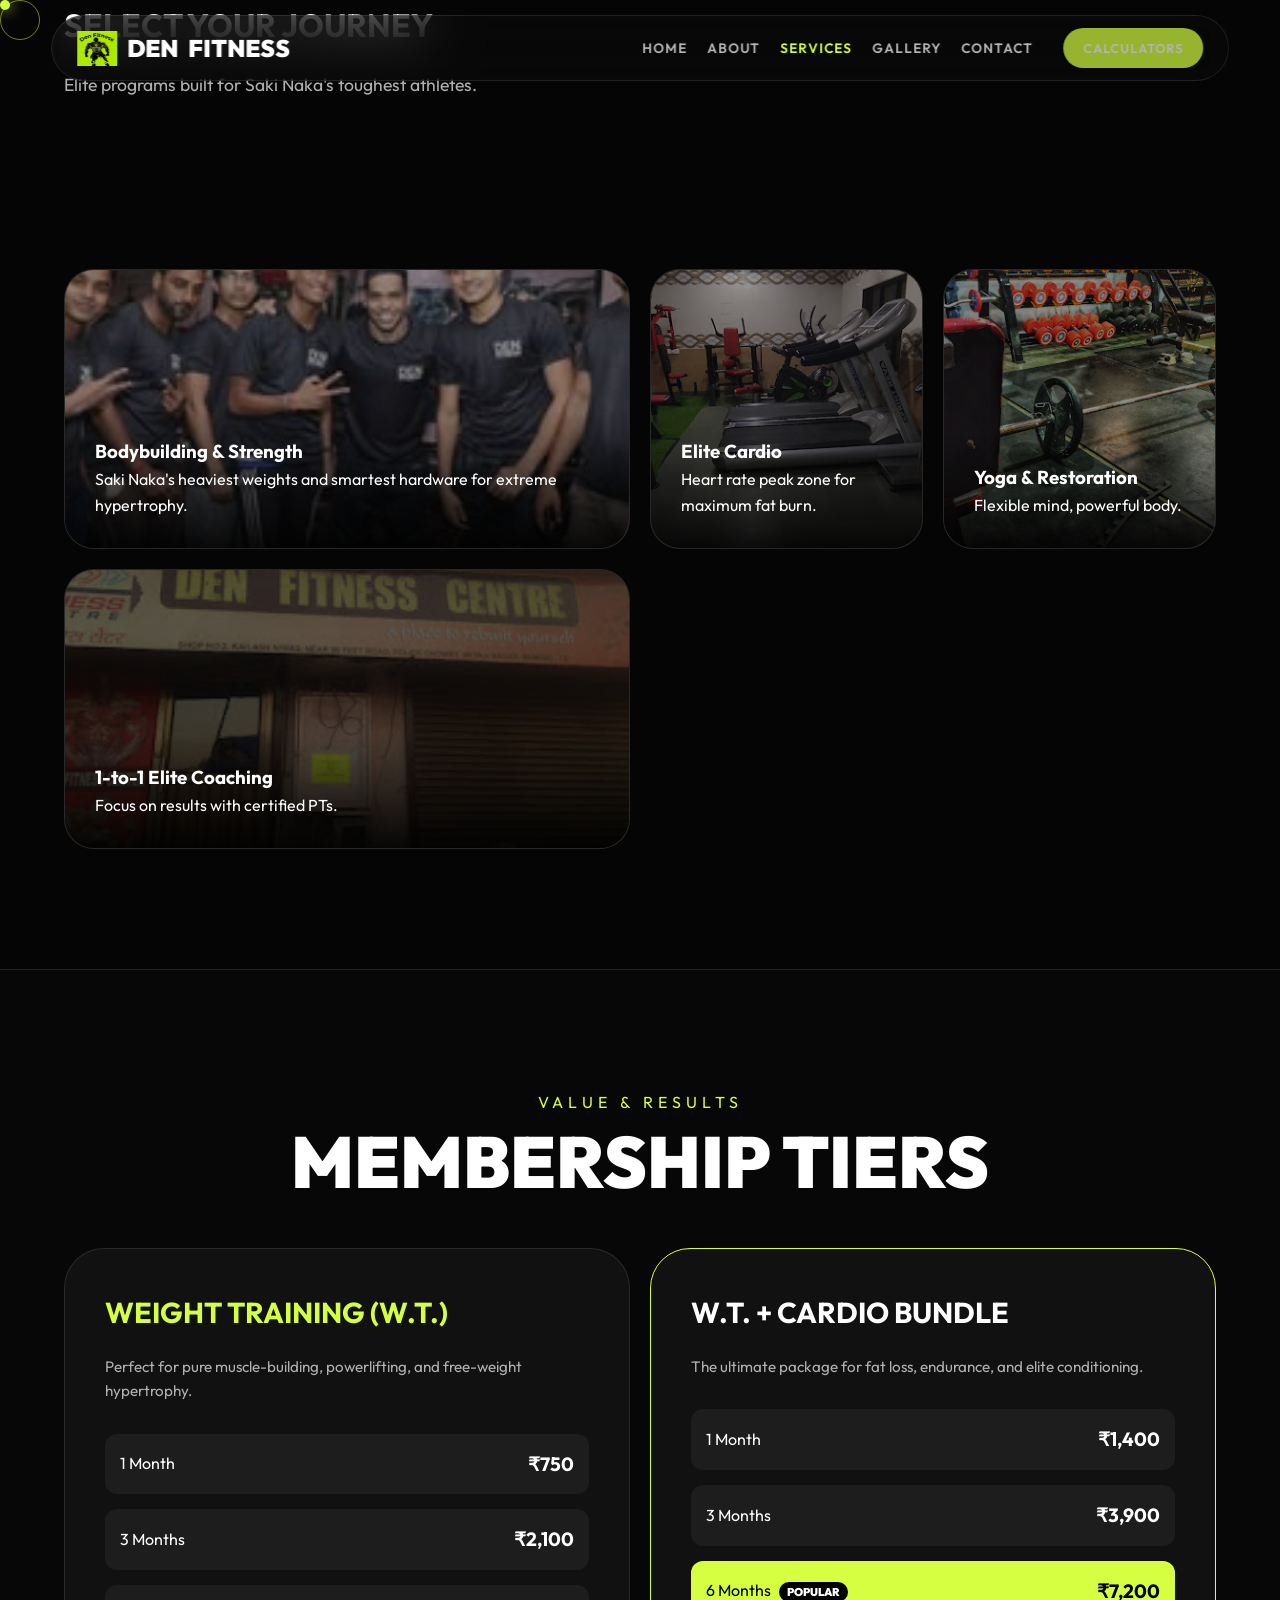
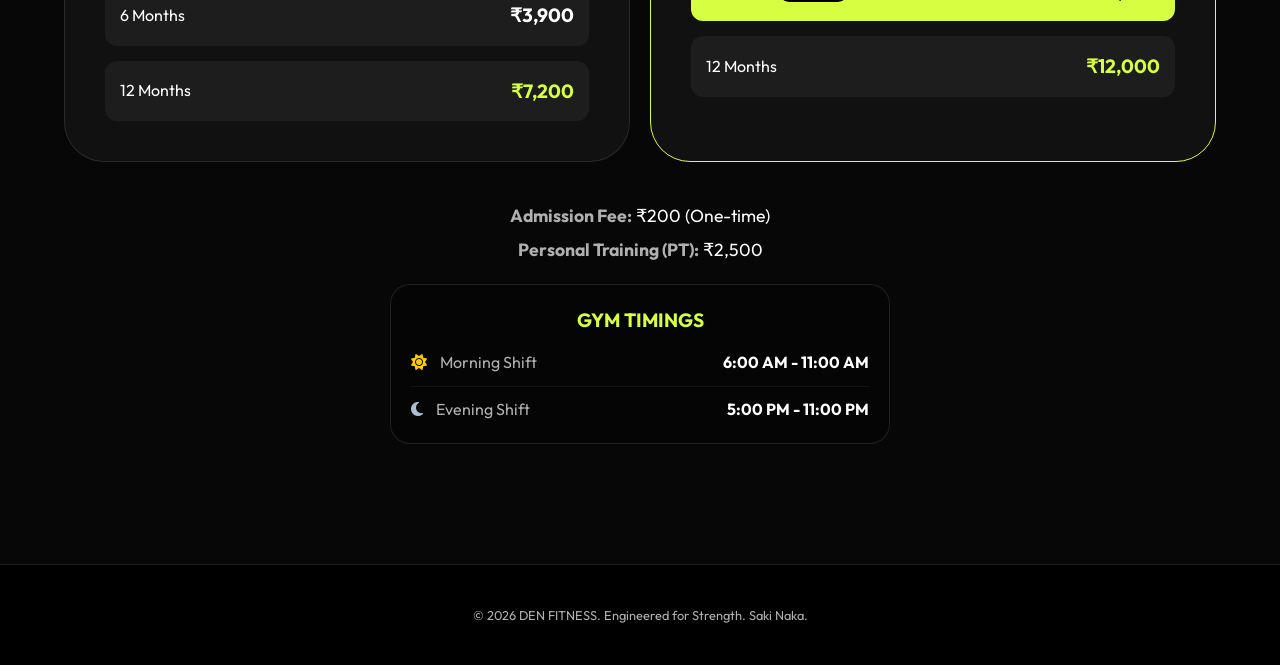
<file: services.html>
<!DOCTYPE html>
<html lang="en">
<head>
  <meta charset="UTF-8">
  <meta name="viewport" content="width=device-width, initial-scale=1.0">
  <meta name="description" content="Explore Den Fitness Saki Naka's elite training programs. Bodybuilding, Cardio, Yoga, and Certified PT.">
  <title>MEMBERSHIPS & SERVICES | DEN FITNESS</title>
  <link rel="preconnect" href="https://fonts.googleapis.com">
  <link href="https://fonts.googleapis.com/css2?family=Outfit:wght@300;400;500;700;900&display=swap" rel="stylesheet">
  <link rel="stylesheet" href="https://cdnjs.cloudflare.com/ajax/libs/font-awesome/6.4.0/css/all.min.css">
  <link rel="stylesheet" href="css/styles.css">
</head>
<body>

  <!-- Custom Cursor -->
  <div id="custom-cursor"></div>
  <div id="cursor-follower"></div>

  <!-- Navbar -->
  <nav class="navbar">
    <div class="nav-container">
      <a href="index.html" class="logo">
        <img src="enhanced_logo.png" alt="Enhanced Den Fitness Logo">
        DEN <span>FITNESS</span>
      </a>

      <!-- Mobile Toggle -->
      <div class="mobile-toggle" id="mobile-toggle">
        <i class="fas fa-bars"></i>
      </div>

      <ul class="nav-links" id="nav-links">
        <li><a href="index.html">Home</a></li>
        <li><a href="about.html">About</a></li>
        <li><a href="services.html" class="active">Services</a></li>
        <li><a href="gallery.html">Gallery</a></li>
        <li><a href="contact.html">Contact</a></li>
        <li><a href="tools.html" class="btn" style="padding: 10px 20px; font-size: 0.8rem; margin-left: 10px;">Calculators</a></li>
      </ul>
    </div>
  </nav>

  <header class="page-hero reveal active">
    <div class="container text-center">
      <h1 class="text-glow">SELECT YOUR JOURNEY</h1>
      <p style="color: var(--text-muted); font-size: 1.1rem; margin-top: 20px;">Elite programs built for Saki Naka's toughest athletes.</p>
    </div>
  </header>

  <section class="section">
    <div class="container">
      <div class="bento-grid">
        <div class="bento-item wide reveal">
          <img src="img0.jpg" alt="Bodybuilding Program">
          <div class="bento-content">
            <h3>Bodybuilding & Strength</h3>
            <p>Saki Naka's heaviest weights and smartest hardware for extreme hypertrophy.</p>
          </div>
        </div>
        <div class="bento-item reveal" style="transition-delay: 0.1s;">
          <img src="img3.jpg" alt="Premium Cardio Zone">
          <div class="bento-content">
            <h3>Elite Cardio</h3>
            <p>Heart rate peak zone for maximum fat burn.</p>
          </div>
        </div>
        <div class="bento-item reveal" style="transition-delay: 0.15s;">
          <img src="img2.jpg" alt="Yoga Session">
          <div class="bento-content">
            <h3>Yoga & Restoration</h3>
            <p>Flexible mind, powerful body.</p>
          </div>
        </div>
        <div class="bento-item wide reveal" style="transition-delay: 0.2s;">
          <img src="img5.jpg" alt="Elite Personal Training">
          <div class="bento-content">
            <h3>1-to-1 Elite Coaching</h3>
            <p>Focus on results with certified PTs.</p>
          </div>
        </div>
      </div>
    </div>
  </section>

  <!-- Pricing Table Section -->
  <section class="section" style="background: rgba(10,10,10,0.4); border-top: 1px solid var(--glass-border);">
    <div class="container">
      <div class="section-intro reveal">
        <span>VALUE & RESULTS</span>
        <h2>MEMBERSHIP TIERS</h2>
      </div>

      <div class="bento-grid grid-2-mobile" style="grid-template-columns: 1fr 1fr; grid-auto-rows: min-content; margin-top: 50px;">
        <!-- Base Plan -->
        <div class="bento-item reveal" style="padding: 40px; background: rgba(20,20,20,0.8); border-radius: 40px; border: 1px solid var(--glass-border);">
          <h3 style="color: var(--primary-color); font-size: 1.8rem; margin-bottom: 20px; text-transform: uppercase;">Weight Training (W.T.)</h3>
          <p style="color: var(--text-muted); font-size: 0.95rem; margin-bottom: 30px;">Perfect for pure muscle-building, powerlifting, and free-weight hypertrophy.</p>
          
          <div style="display: grid; gap: 15px; text-align: left;">
            <div style="display: flex; justify-content: space-between; align-items: center; padding: 15px; background: rgba(255,255,255,0.05); border-radius: 12px;"><span>1 Month</span> <b style="font-size: 1.2rem;">₹750</b></div>
            <div style="display: flex; justify-content: space-between; align-items: center; padding: 15px; background: rgba(255,255,255,0.05); border-radius: 12px;"><span>3 Months</span> <b style="font-size: 1.2rem;">₹2,100</b></div>
            <div style="display: flex; justify-content: space-between; align-items: center; padding: 15px; background: rgba(255,255,255,0.05); border-radius: 12px;"><span>6 Months</span> <b style="font-size: 1.2rem;">₹3,900</b></div>
            <div style="display: flex; justify-content: space-between; align-items: center; padding: 15px; background: rgba(255,255,255,0.05); border-radius: 12px;"><span>12 Months</span> <b style="font-size: 1.2rem; color: var(--primary-color);">₹7,200</b></div>
          </div>
        </div>

        <!-- Combo Plan -->
        <div class="bento-item reveal" style="padding: 40px; background: rgba(20,20,20,0.8); border-radius: 40px; border: 1px solid var(--primary-color); transition-delay: 0.1s;">
          <h3 style="color: #fff; font-size: 1.8rem; margin-bottom: 20px; text-transform: uppercase;">W.T. + CARDIO BUNDLE</h3>
          <p style="color: var(--text-muted); font-size: 0.95rem; margin-bottom: 30px;">The ultimate package for fat loss, endurance, and elite conditioning.</p>
          
          <div style="display: grid; gap: 15px; text-align: left;">
            <div style="display: flex; justify-content: space-between; align-items: center; padding: 15px; background: rgba(255,255,255,0.05); border-radius: 12px;"><span>1 Month</span> <b style="font-size: 1.2rem;">₹1,400</b></div>
            <div style="display: flex; justify-content: space-between; align-items: center; padding: 15px; background: rgba(255,255,255,0.05); border-radius: 12px;"><span>3 Months</span> <b style="font-size: 1.2rem;">₹3,900</b></div>
            <div style="display: flex; justify-content: space-between; align-items: center; padding: 15px; background: var(--primary-color); color: #000; border-radius: 12px;"><span>6 Months <span style="font-size: 0.7rem; font-weight: 900; background: #000; color: #fff; padding: 3px 8px; border-radius: 10px; margin-left: 5px;">POPULAR</span></span> <b style="font-size: 1.2rem;">₹7,200</b></div>
            <div style="display: flex; justify-content: space-between; align-items: center; padding: 15px; background: rgba(255,255,255,0.05); border-radius: 12px;"><span>12 Months</span> <b style="font-size: 1.2rem; color: var(--primary-color);">₹12,000</b></div>
          </div>
        </div>
      </div>
      
      <div class="reveal" style="text-align: center; margin-top: 40px; color: var(--text-muted);">
        <p style="font-size: 1.1rem; margin-bottom: 5px;"><strong>Admission Fee:</strong> <span style="color:#fff;">₹200 (One-time)</span></p>
        <p style="font-size: 1.1rem; margin-bottom: 20px;"><strong>Personal Training (PT):</strong> <span style="color:#fff;">₹2,500</span></p>
        
        <div style="padding: 20px; background: rgba(5,5,5,0.5); border: 1px solid var(--glass-border); border-radius: 20px; max-width: 500px; margin: 0 auto;">
            <h4 style="color: var(--primary-color); margin-bottom: 15px; font-weight: 700; font-size: 1.2rem;">GYM TIMINGS</h4>
            <div style="display: flex; justify-content: space-between; align-items: center; border-bottom: 1px solid rgba(255,255,255,0.05); padding-bottom: 10px; margin-bottom: 10px;">
                <span><i class="fas fa-sun" style="color: #ffcc00; margin-right: 10px;"></i> Morning Shift</span>
                <b style="color: #fff;">6:00 AM - 11:00 AM</b>
            </div>
            <div style="display: flex; justify-content: space-between; align-items: center;">
                <span><i class="fas fa-moon" style="color: #aebfd4; margin-right: 10px;"></i> Evening Shift</span>
                <b style="color: #fff;">5:00 PM - 11:00 PM</b>
            </div>
        </div>
      </div>
    </div>
  </section>

  <footer style="background: #000; padding: 40px 0; border-top: 1px solid var(--glass-border); text-align: center;">
    <div class="container">
      <p style="color: var(--text-muted); font-size: 0.8rem;">&copy; 2026 DEN FITNESS. Engineered for Strength. Saki Naka.</p>
    </div>
  </footer>

  <script src="js/script.js"></script>
</body>
</html>
</file>
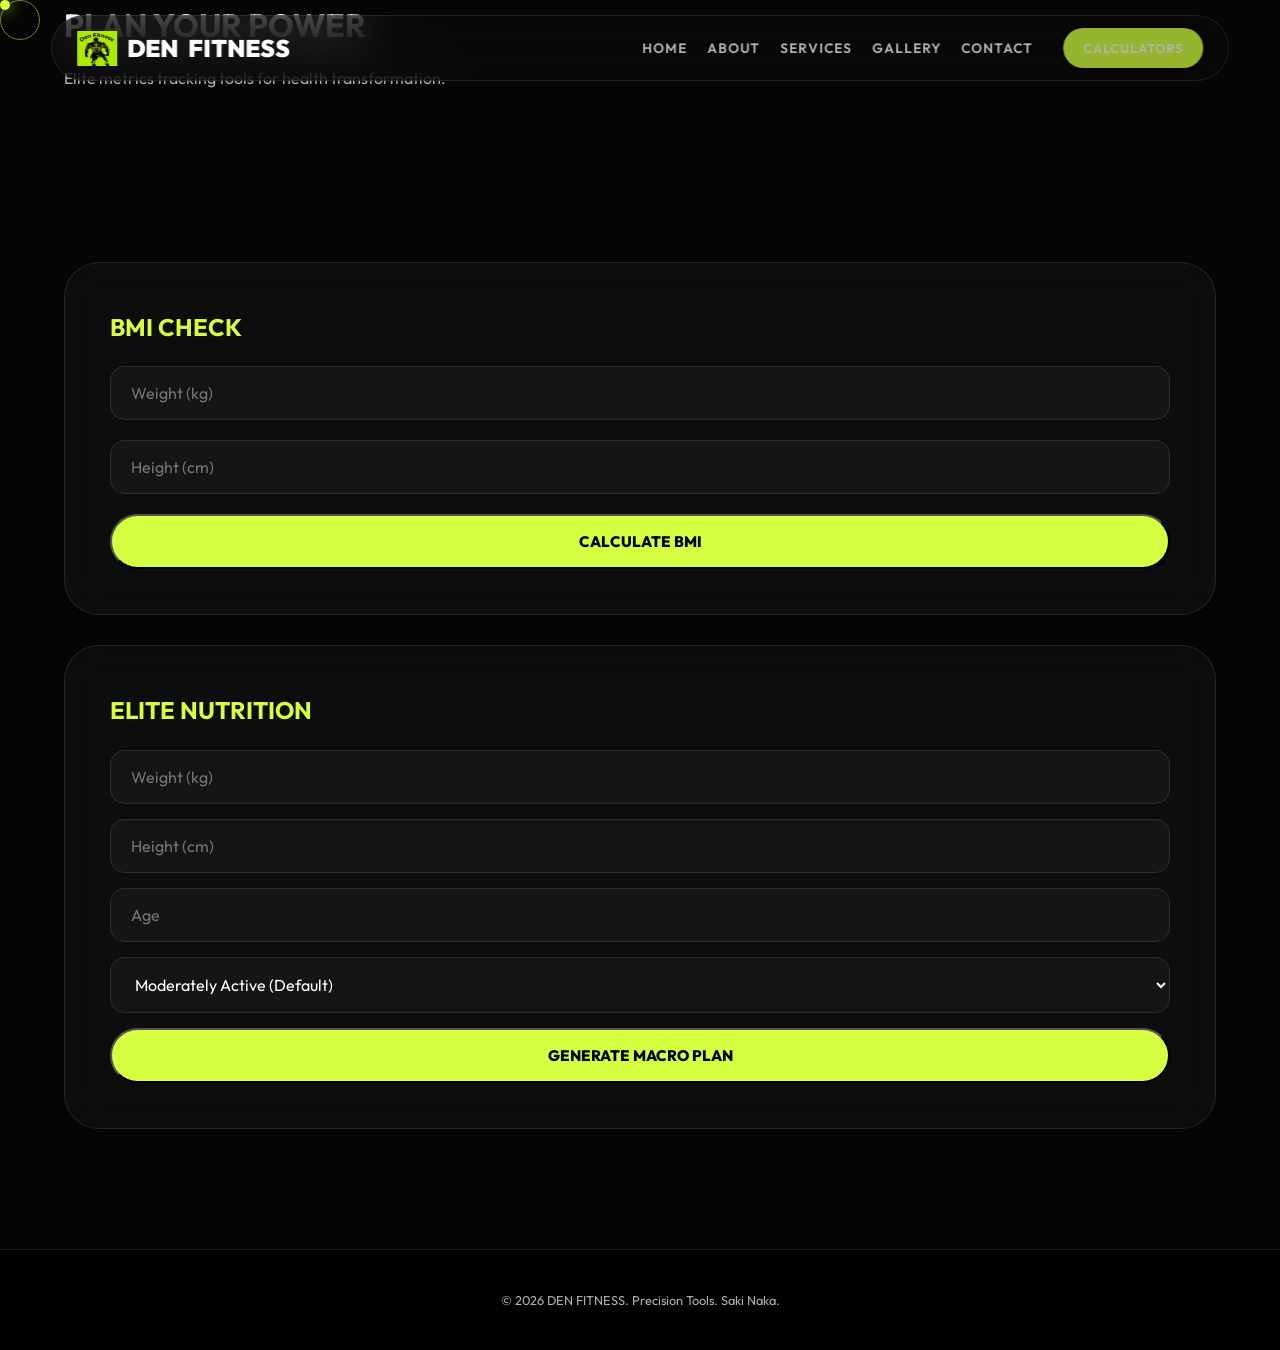
<file: tools.html>
<!DOCTYPE html>
<html lang="en">
<head>
  <meta charset="UTF-8">
  <meta name="viewport" content="width=device-width, initial-scale=1.0">
  <meta name="description" content="Use Den Fitness Saki Naka's elite gym calculators. Check BMI and Calories.">
  <title>FITNESS TOOLS & CALCULATORS | DEN FITNESS</title>
  <link rel="preconnect" href="https://fonts.googleapis.com">
  <link href="https://fonts.googleapis.com/css2?family=Outfit:wght@300;400;500;700;900&display=swap" rel="stylesheet">
  <link rel="stylesheet" href="https://cdnjs.cloudflare.com/ajax/libs/font-awesome/6.4.0/css/all.min.css">
  <link rel="stylesheet" href="css/styles.css">
</head>
<body>

  <!-- Custom Cursor -->
  <div id="custom-cursor"></div>
  <div id="cursor-follower"></div>

  <!-- Navbar -->
  <nav class="navbar">
    <div class="nav-container">
      <a href="index.html" class="logo">
        <img src="enhanced_logo.png" alt="Enhanced Den Fitness Logo">
        DEN <span>FITNESS</span>
      </a>

      <!-- Mobile Toggle -->
      <div class="mobile-toggle" id="mobile-toggle">
        <i class="fas fa-bars"></i>
      </div>

      <ul class="nav-links" id="nav-links">
        <li><a href="index.html">Home</a></li>
        <li><a href="about.html">About</a></li>
        <li><a href="services.html">Services</a></li>
        <li><a href="gallery.html">Gallery</a></li>
        <li><a href="contact.html">Contact</a></li>
        <li><a href="tools.html" class="btn" style="padding: 10px 20px; font-size: 0.8rem; margin-left: 10px;">Calculators</a></li>
      </ul>
    </div>
  </nav>

  <header class="page-hero reveal active">
    <div class="container text-center">
      <h1 class="text-glow">PLAN YOUR POWER</h1>
      <p style="color: var(--text-muted); font-size: 1rem; margin-top: 15px;">Elite metrics tracking tools for health transformation.</p>
    </div>
  </header>

  <section class="section">
    <div class="container">
      <div class="bento-grid" style="grid-template-columns: 1fr; grid-auto-rows: min-content; gap: 30px;">
        
        <!-- BMI Calculator -->
        <div class="calculator-card reveal">
          <h2 style="color: var(--primary-color); margin-bottom: 20px; text-transform: uppercase;">BMI CHECK</h2>
          <form style="display: grid; gap: 20px;">
            <input type="number" id="bmi-weight" placeholder="Weight (kg)">
            <input type="number" id="bmi-height" placeholder="Height (cm)">
            <button id="btn-bmi" class="btn" style="width: 100%; justify-content: center;">Calculate BMI</button>
          </form>
          <div id="bmi-result" style="display: none; margin-top: 30px; padding: 25px; border: 1px solid var(--primary-color); border-radius: 20px; text-align: center;">
            <p style="font-size: 1rem;">YOUR SCORE: <span id="bmi-val" style="font-size: 2.5rem; font-weight: 900; display: block; color: #fff;"></span></p>
            <p id="bmi-text" style="color: var(--primary-color); font-weight: 700;"></p>
          </div>
        </div>

        <!-- Diet/Macro Calculator -->
        <div class="calculator-card reveal" style="transition-delay: 0.1s;">
          <h2 style="color: var(--primary-color); margin-bottom: 20px; text-transform: uppercase;">ELITE NUTRITION</h2>
          <form style="display: grid; gap: 15px;">
            <input type="number" id="diet-weight" placeholder="Weight (kg)">
            <input type="number" id="diet-height" placeholder="Height (cm)">
            <input type="number" id="diet-age" placeholder="Age">
            <select id="diet-activity">
              <option value="1.55">Moderately Active (Default)</option>
              <option value="1.2">Sedentary</option>
              <option value="1.725">Very Active</option>
            </select>
            <button id="btn-diet" class="btn" style="width: 100%; justify-content: center;">Generate Macro Plan</button>
          </form>

          <div id="diet-result" style="display: none; margin-top: 30px; padding: 25px; background: rgba(0,0,0,0.5); border-radius: 20px; border: 1px solid var(--primary-color);">
            <p style="text-align: center;">TARGET CALORIES: <span id="tdee-val" style="font-size: 2.2rem; font-weight: 900; display: block; color: #fff;"></span></p>
            <div style="display: grid; grid-template-columns: repeat(3, 1fr); gap: 10px; text-align: center; margin-top: 20px;">
              <div style="background: rgba(255,255,255,0.05); padding: 10px; border-radius: 12px;">
                <p style="font-size: 0.7rem;">PRO</p><b id="mac-pro" style="color: var(--primary-color);"></b>
              </div>
              <div style="background: rgba(255,255,255,0.05); padding: 10px; border-radius: 12px;">
                <p style="font-size: 0.7rem;">FAT</p><b id="mac-fat" style="color: var(--primary-color);"></b>
              </div>
              <div style="background: rgba(255,255,255,0.05); padding: 10px; border-radius: 12px;">
                <p style="font-size: 0.7rem;">CARB</p><b id="mac-carb" style="color: var(--primary-color);"></b>
              </div>
            </div>
          </div>
        </div>

      </div>
    </div>
  </section>

  <footer style="background: #000; padding: 40px 0; border-top: 1px solid var(--glass-border); text-align: center;">
    <div class="container">
      <p style="color: var(--text-muted); font-size: 0.8rem;">&copy; 2026 DEN FITNESS. Precision Tools. Saki Naka.</p>
    </div>
  </footer>

  <script src="js/script.js"></script>
</body>
</html>
</file>
<file: css/styles.css>
* {
  margin: 0;
  padding: 0;
  box-sizing: border-box;
  font-family: 'Outfit', sans-serif;
  cursor: none;
}

:root {
  --primary-color: #D5FF40; 
  --primary-glow: rgba(213, 255, 64, 0.6);
  --bg-dark: #050505;
  --bg-card: rgba(20, 20, 20, 0.7);
  --text-light: #ffffff;
  --text-muted: #b0b0b0;
  --transition: all 0.4s cubic-bezier(0.4, 0, 0.2, 1);
  --glass-border: rgba(255, 255, 255, 0.1);
}

html {
  scroll-behavior: smooth;
  overflow-x: hidden;
}

body {
  background-color: var(--bg-dark);
  color: var(--text-light);
  line-height: 1.6;
  overflow-x: hidden;
}

/* Custom Cursor */
#custom-cursor, #cursor-follower {
  position: fixed;
  pointer-events: none;
  z-index: 9999;
}

#custom-cursor {
  width: 10px; height: 10px;
  background-color: var(--primary-color);
  border-radius: 50%;
  box-shadow: 0 0 15px var(--primary-color);
}

#cursor-follower {
  width: 40px; height: 40px;
  border: 1px solid var(--primary-color);
  border-radius: 50%;
  transition: all 0.1s ease-out;
  opacity: 0.5;
}

/* Navbar & Mobile Menu */
.navbar {
  position: fixed;
  top: 15px; left: 50%;
  transform: translateX(-50%);
  width: 92%; max-width: 1200px;
  padding: 12px 25px;
  z-index: 1000;
  background: rgba(10, 10, 10, 0.6);
  backdrop-filter: blur(25px);
  -webkit-backdrop-filter: blur(25px);
  border: 1px solid var(--glass-border);
  border-radius: 50px;
  transition: var(--transition);
}

.navbar.scrolled {
  top: 0; width: 100%; border-radius: 0; border: none;
  background: rgba(5, 5, 5, 0.95);
  padding: 10px 20px;
}

.nav-container { display: flex; justify-content: space-between; align-items: center; }

.logo {
  font-size: 1.5rem; font-weight: 900; color: #fff;
  text-decoration: none; text-transform: uppercase;
  display: flex; align-items: center; gap: 10px;
}

.logo img { height: 35px; width: auto; transition: 0.3s; }

.nav-links { display: flex; gap: 20px; align-items: center; list-style: none; }

.nav-links a {
  color: #fff; text-decoration: none;
  text-transform: uppercase; font-weight: 600; font-size: 0.85rem;
  letter-spacing: 1px; opacity: 0.7; transition: 0.3s;
}

.nav-links a:hover, .nav-links a.active { opacity: 1; color: var(--primary-color); }

.mobile-toggle {
  display: none; color: #fff; font-size: 1.4rem; cursor: pointer;
}

/* Hero */
.hero {
  min-height: 100vh; display: flex; align-items: center;
  padding: 120px 0 80px; position: relative; overflow: hidden;
}

.hero-content { position: relative; z-index: 10; text-align: center; width: 100%; }

.hero h1 {
  font-size: clamp(3.5rem, 12vw, 7.5rem); font-weight: 900;
  line-height: 0.85; margin-bottom: 20px; text-transform: uppercase;
}

.hero h1 span {
  -webkit-text-stroke: 1px var(--primary-color); color: transparent; display: block;
}

.marquee-bg {
  position: absolute; top: 0; left: 0; height: 100%; width: 250%;
  display: flex; align-items: center; gap: 20px; opacity: 0.12;
  filter: grayscale(1); pointer-events: none;
  animation: marqueeScroll 50s linear infinite;
}

.marquee-bg img { height: 80%; width: auto; border-radius: 15px; }

@keyframes marqueeScroll {
  0% { transform: translateX(0); }
  100% { transform: translateX(-50%); }
}

/* Bento Grid */
.bento-grid {
  display: grid; grid-template-columns: repeat(4, 1fr);
  grid-auto-rows: 280px; gap: 20px; margin-top: 50px;
}

.bento-item {
  position: relative; border-radius: 30px; overflow: hidden;
  background: var(--bg-card); border: 1px solid var(--glass-border);
  transition: var(--transition);
}

.bento-item img {
  width: 100%; height: 100%; object-fit: cover; opacity: 0.55;
  transition: var(--transition);
}

.bento-item:hover img { opacity: 1; transform: scale(1.05); }

.bento-content {
  position: absolute; bottom: 0; left: 0; width: 100%; padding: 30px;
  background: linear-gradient(transparent, rgba(0,0,0,0.9));
}

.large { grid-column: span 2; grid-row: span 2; }
.tall { grid-row: span 2; }
.wide { grid-column: span 2; }

/* Sections */
.section { padding: 120px 0; }
.container { width: 90%; max-width: 1200px; margin: 0 auto; }

.section-intro { text-align: center; margin-bottom: 30px; }

.section-intro h2 {
  font-size: clamp(2.5rem, 8vw, 4.5rem); font-weight: 900;
  text-transform: uppercase; line-height: 1;
}

.section-intro span { color: var(--primary-color); display: block; font-size: 1rem; letter-spacing: 5px; margin-bottom: 10px; }

/* Components */
.btn {
  background: var(--primary-color); color: #000;
  padding: 16px 35px; border-radius: 50px; text-decoration: none;
  font-weight: 800; text-transform: uppercase; font-size: 0.95rem;
  display: inline-flex; align-items: center; gap: 10px;
  transition: var(--transition);
}

.btn:hover { background: #fff; transform: translateY(-3px); box-shadow: 0 10px 30px var(--primary-glow); }

.calculator-card {
  background: rgba(15,15,15,0.8); border: 1px solid var(--glass-border);
  border-radius: 35px; padding: 45px; backdrop-filter: blur(20px);
  -webkit-backdrop-filter: blur(20px);
}

input, select, textarea {
  width: 100%; padding: 16px 20px; background: rgba(255,255,255,0.04);
  border: 1px solid rgba(255,255,255,0.1); border-radius: 15px;
  color: #fff; font-size: 1rem; outline: none; transition: 0.3s;
}

input:focus { border-color: var(--primary-color); background: rgba(255,255,255,0.08); }

/* Animation */
.reveal { opacity: 0; transform: translateY(40px); transition: 1s cubic-bezier(0.19, 1, 0.22, 1); }
.reveal.active { opacity: 1; transform: translateY(0); }

/* MOBILE RESPONSIVE QUERIES */

@media (max-width: 1024px) {
  .bento-grid { grid-template-columns: repeat(2, 1fr); grid-auto-rows: 250px; }
}

@media (max-width: 768px) {
  * { cursor: auto !important; }
  #custom-cursor, #cursor-follower { display: none !important; }

  .navbar { width: 95%; top: 10px; padding: 8px 18px; border-radius: 25px; }

  .nav-links {
    position: fixed; top: 0; right: -100%; width: 280px; height: 100vh;
    background: rgba(5,5,5,0.98); backdrop-filter: blur(30px);
    flex-direction: column; justify-content: center; padding: 50px;
    transition: 0.5s cubic-bezier(0.77, 0, 0.175, 1);
    border-left: 1px solid var(--glass-border);
  }

  .nav-links.active { right: 0; }

  .mobile-toggle { display: block; z-index: 1001; }

  .hero { padding: 120px 0 60px; }
  .hero h1 { font-size: 4rem; }

  .section { padding: 70px 0; }

  .bento-grid { grid-template-columns: 1fr; grid-auto-rows: min-content; gap: 15px; }
  .large, .tall, .wide { grid-column: span 1; grid-row: span 1; height: 350px; }

  .calculator-card { padding: 30px 20px; border-radius: 25px; }
  
  .section-intro h2 { font-size: 2.8rem; }

  /* Page headers */
  .page-hero h1 { font-size: 2.5rem; }
  
  /* Form scaling */
  .grid-2-mobile { grid-template-columns: 1fr !important; }
}

@media (max-width: 480px) {
  .hero h1 { font-size: 3.2rem; }
  .logo { font-size: 1.2rem; }
  .logo img { height: 28px; }
}
</file>
